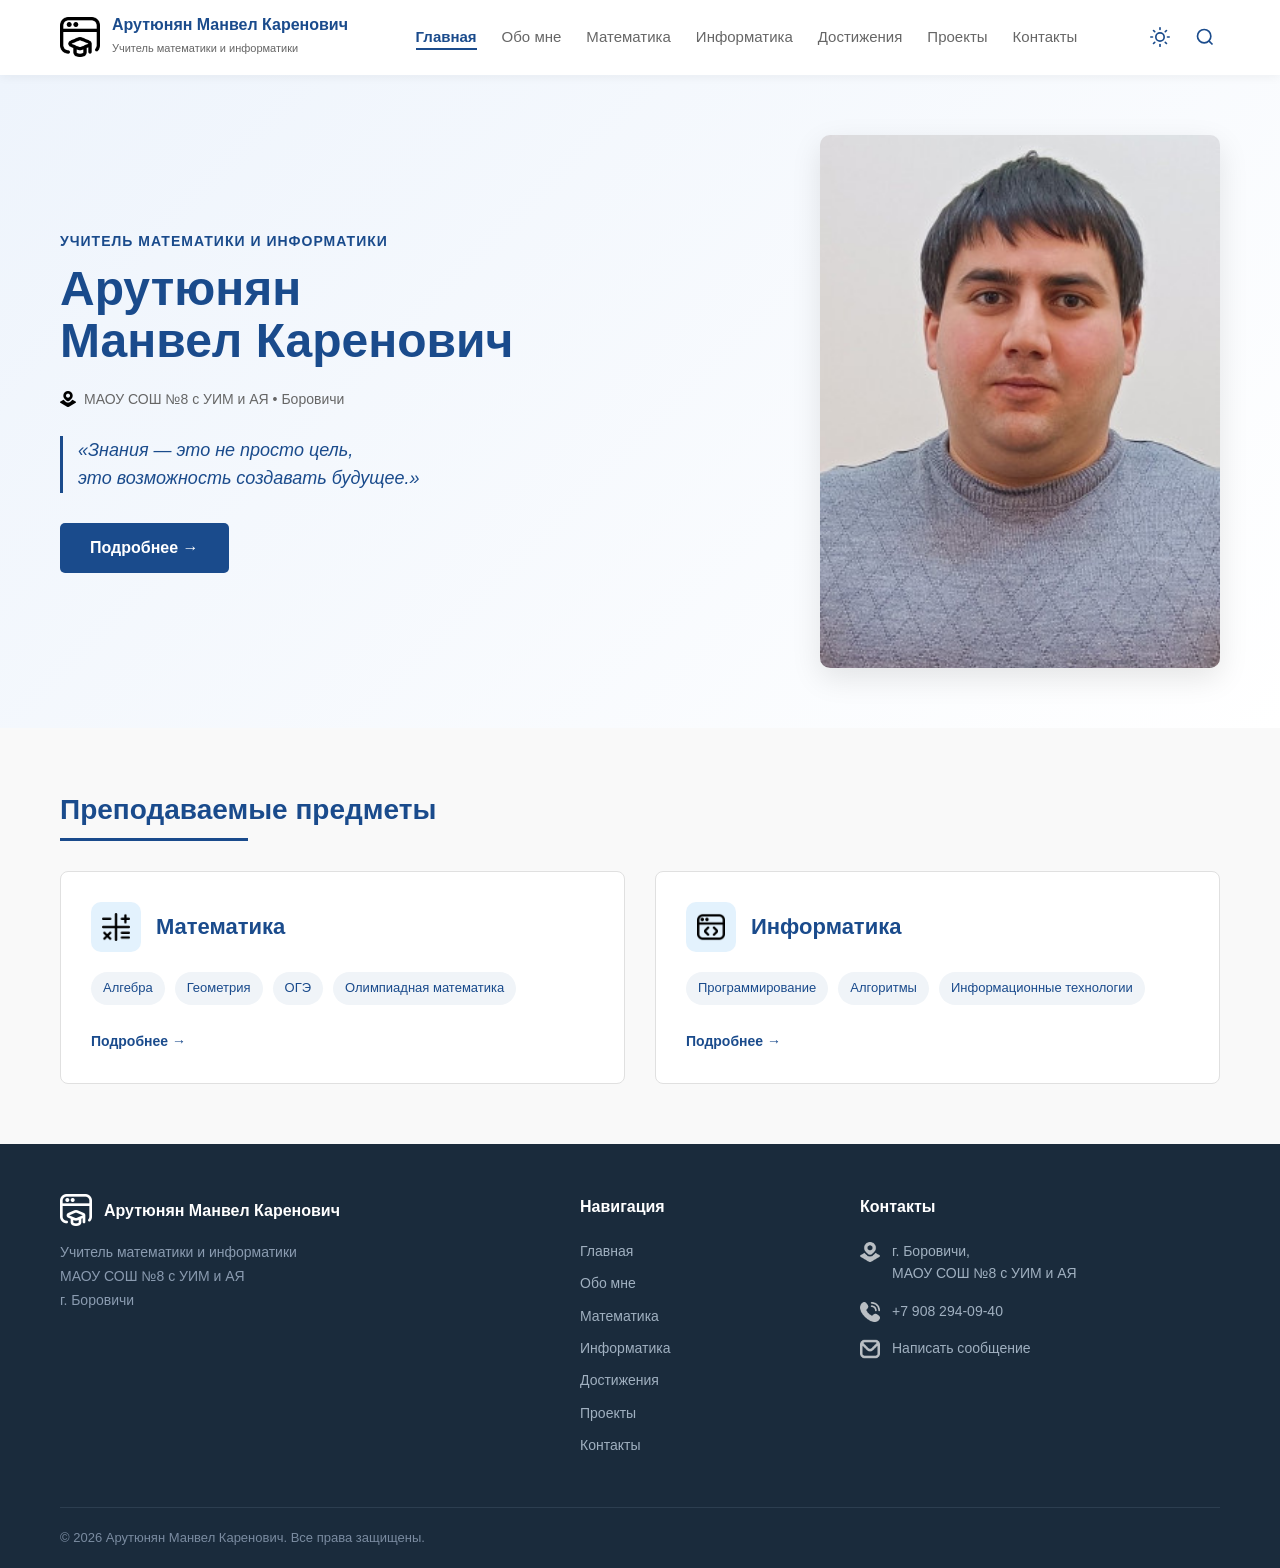
<file: index.html>
<!DOCTYPE html>
<html lang="ru">
<head>
    <meta charset="UTF-8">
    <meta name="viewport" content="width=device-width, initial-scale=1.0">
    <title>Арутюнян Манвел Каренович | Главная</title>
    <link rel="stylesheet" href="css/reset.css">
    <link rel="stylesheet" href="css/variables.css">
    <link rel="stylesheet" href="css/main.css">
    <link rel="stylesheet" href="css/components.css">
    <link rel="stylesheet" href="css/theme-dark.css">
    <link rel="stylesheet" href="css/layout.css">
</head>
<body>

    <div id="header-placeholder"></div>

    <main>
        <section class="hero">
            <div class="container hero__inner">
                <div class="hero__content">
                    <div class="hero__subtitle">Учитель математики и информатики</div>
                    <h1 class="hero__title">Арутюнян<br>Манвел Каренович</h1>
                    <div class="hero__location">
                        <img src="assets/images/icon-location.png" alt="" class="hero__location-icon">
                        МАОУ СОШ №8 с УИМ и АЯ • Боровичи
                    </div>
                    <blockquote class="hero__quote">
                        «Знания — это не просто цель,<br>это возможность создавать будущее.»
                    </blockquote>
                    <a href="about.html" class="btn btn--primary">Подробнее →</a>
                </div>
                <div class="hero__image-wrapper">
                    <img src="assets/images/teacher.jpg" alt="Арутюнян Манвел Каренович" class="hero__image">
                </div>
            </div>
        </section>

        <section class="section">
            <div class="container">
                <h2 class="section__title">Преподаваемые предметы</h2>
                <div class="grid grid--2-cols">
                    <article class="card subject-card">
                        <div class="subject-card__header">
                            <div class="subject-card__icon">
                                <img src="assets/images/icon-math.png" alt="">
                            </div>
                            <h3 class="subject-card__title">Математика</h3>
                        </div>
                        <div class="tags">
                            <span class="tag">Алгебра</span>
                            <span class="tag">Геометрия</span>
                            <span class="tag">ОГЭ</span>
                            <span class="tag">Олимпиадная математика</span>
                        </div>
                        <a href="mathematics.html" class="link-arrow">Подробнее →</a>
                    </article>

                    <article class="card subject-card">
                        <div class="subject-card__header">
                            <div class="subject-card__icon">
                                <img src="assets/images/icon-informatics.png" alt="">
                            </div>
                            <h3 class="subject-card__title">Информатика</h3>
                        </div>
                        <div class="tags">
                            <span class="tag">Программирование</span>
                            <span class="tag">Алгоритмы</span>
                            <span class="tag">Информационные технологии</span>
                        </div>
                        <a href="informatics.html" class="link-arrow">Подробнее →</a>
                    </article>
                </div>
            </div>
        </section>
    </main>

    <div id="footer-placeholder"></div>

    <script src="js/main.js"></script>
</body>
</html>
</file>
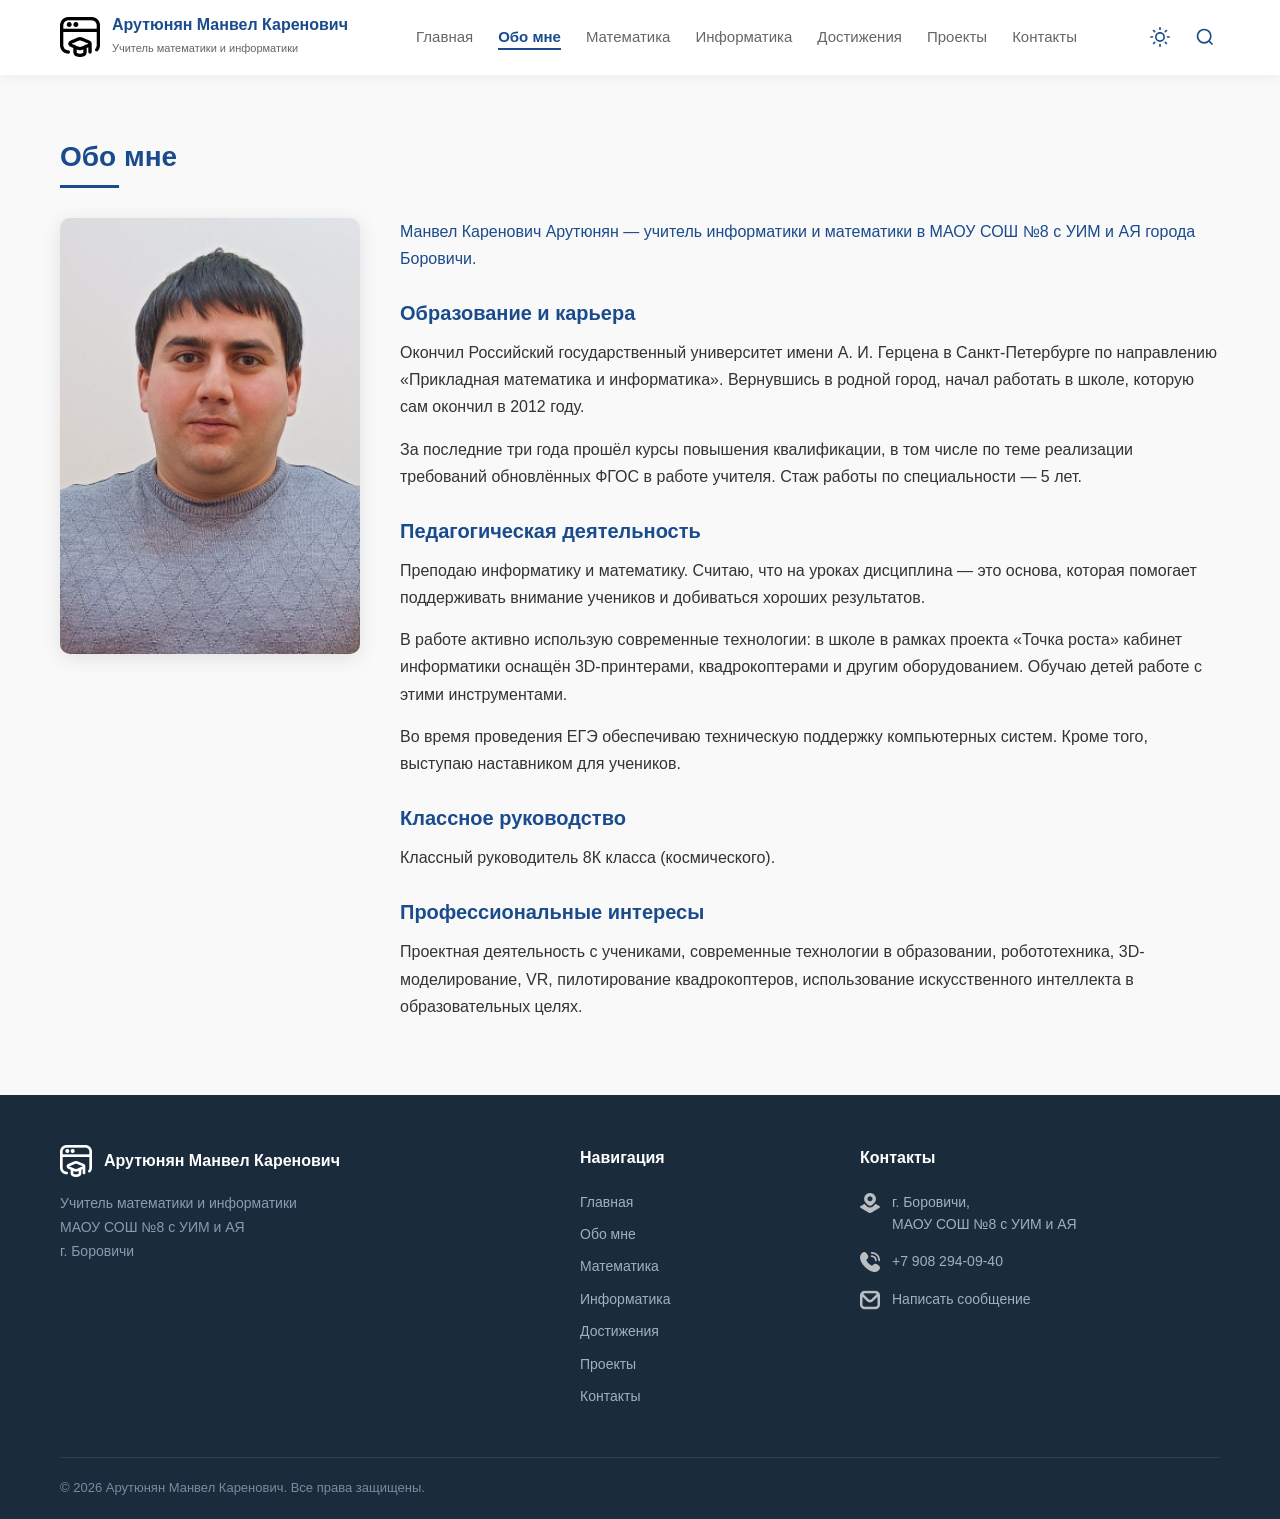
<file: about.html>
<!DOCTYPE html>
<html lang="ru">
<head>
    <meta charset="UTF-8">
    <meta name="viewport" content="width=device-width, initial-scale=1.0">
    <title>Обо мне | Арутюнян М.К.</title>
    <link rel="stylesheet" href="css/reset.css">
    <link rel="stylesheet" href="css/variables.css">
    <link rel="stylesheet" href="css/main.css">
    <link rel="stylesheet" href="css/components.css">
    <link rel="stylesheet" href="css/theme-dark.css">
    <link rel="stylesheet" href="css/layout.css">
</head>
<body>

    <div id="header-placeholder"></div>

    <main>
        <section class="section">
            <div class="container">
                <h1 class="section__title">Обо мне</h1>

                <div class="about-grid">

                    <div class="about-photo">
                        <img src="assets/images/teacher.jpg" alt="Арутюнян Манвел Каренович">
                    </div>

                    <div class="about-content">
                        <p class="about-intro">
                            Манвел Каренович Арутюнян — учитель информатики и математики
                            в МАОУ СОШ №8 с УИМ и АЯ города Боровичи.
                        </p>

                        <h3 class="subsection-title">Образование и карьера</h3>
                        <p>
                            Окончил Российский государственный университет имени А. И. Герцена
                            в Санкт-Петербурге по направлению «Прикладная математика и информатика».
                            Вернувшись в родной город, начал работать в школе, которую сам окончил в 2012 году.
                        </p>
                        <p>
                            За последние три года прошёл курсы повышения квалификации, в том числе
                            по теме реализации требований обновлённых ФГОС в работе учителя.
                            Стаж работы по специальности — 5 лет.
                        </p>

                        <h3 class="subsection-title">Педагогическая деятельность</h3>
                        <p>
                            Преподаю информатику и математику. Считаю, что на уроках дисциплина —
                            это основа, которая помогает поддерживать внимание учеников и добиваться
                            хороших результатов.
                        </p>
                        <p>
                            В работе активно использую современные технологии: в школе в рамках проекта
                            «Точка роста» кабинет информатики оснащён 3D-принтерами, квадрокоптерами
                            и другим оборудованием. Обучаю детей работе с этими инструментами.
                        </p>
                        <p>
                            Во время проведения ЕГЭ обеспечиваю техническую поддержку компьютерных систем.
                            Кроме того, выступаю наставником для учеников.
                        </p>

                        <h3 class="subsection-title">Классное руководство</h3>
                        <p>
                            Классный руководитель 8К класса (космического).
                        </p>

                        <h3 class="subsection-title">Профессиональные интересы</h3>
                        <p>
                            Проектная деятельность с учениками, современные технологии в образовании,
                            робототехника, 3D-моделирование, VR, пилотирование квадрокоптеров,
                            использование искусственного интеллекта в образовательных целях.
                        </p>
                    </div>

                </div>
            </div>
        </section>
    </main>

    <div id="footer-placeholder"></div>

    <script src="js/main.js"></script>
</body>
</html>
</file>
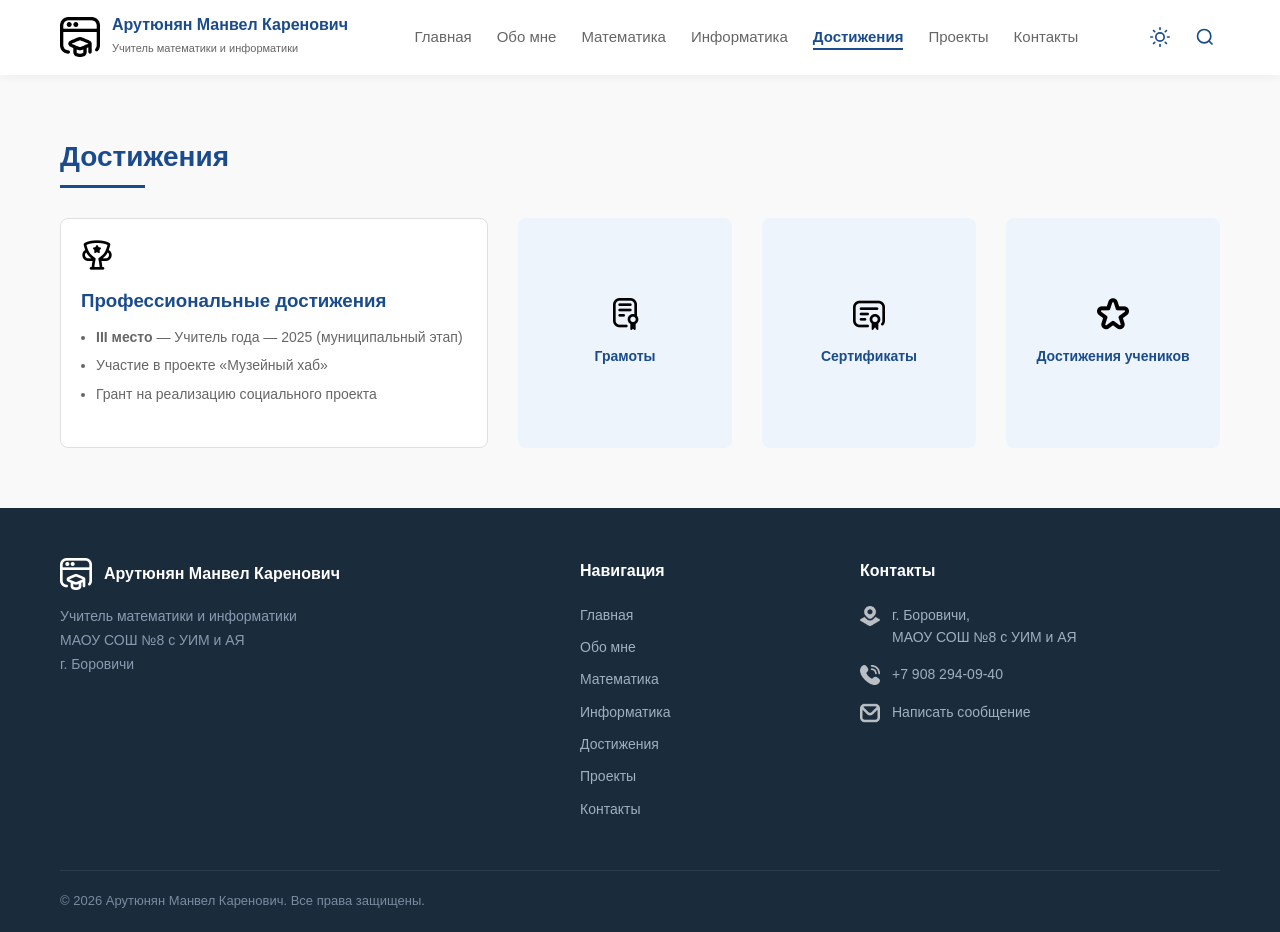
<file: achievements.html>
<!DOCTYPE html>
<html lang="ru">
<head>
    <meta charset="UTF-8">
    <meta name="viewport" content="width=device-width, initial-scale=1.0">
    <title>Достижения | Арутюнян М.К.</title>
    <link rel="stylesheet" href="css/reset.css">
    <link rel="stylesheet" href="css/variables.css">
    <link rel="stylesheet" href="css/main.css">
    <link rel="stylesheet" href="css/components.css">
    <link rel="stylesheet" href="css/theme-dark.css">
    <link rel="stylesheet" href="css/layout.css">
</head>
<body>

    <div id="header-placeholder"></div>

    <main>
        <section class="section">
            <div class="container">
                <h1 class="section__title">Достижения</h1>
                
                <div class="grid grid--achievements">
                    <article class="card achievement-card achievement-card--main">
                        <div class="achievement-card__icon">
                            <img src="assets/images/icon-trophy.png" alt="">
                        </div>
                        <h3 class="achievement-card__title">Профессиональные достижения</h3>
                        <ul class="achievement-list">
                            <li><strong>III место</strong> — Учитель года — 2025 (муниципальный этап)</li>
                            <li>Участие в проекте «Музейный хаб»</li>
                            <li>Грант на реализацию социального проекта</li>
                        </ul>
                    </article>

                    <a href="diplomas.html" class="card achievement-card achievement-card--link">
                        <div class="achievement-card__icon">
                            <img src="assets/images/icon-diploma.png" alt="">
                        </div>
                        <span class="achievement-card__label">Грамоты</span>
                    </a>

                    <a href="certificates.html" class="card achievement-card achievement-card--link">
                        <div class="achievement-card__icon">
                            <img src="assets/images/icon-certificate.png" alt="">
                        </div>
                        <span class="achievement-card__label">Сертификаты</span>
                    </a>

                    <a href="students.html" class="card achievement-card achievement-card--link">
                        <div class="achievement-card__icon">
                            <img src="assets/images/icon-star.png" alt="">
                        </div>
                        <span class="achievement-card__label">Достижения учеников</span>
                    </a>
                </div>
            </div>
        </section>
    </main>

    <div id="footer-placeholder"></div>

    <script src="js/main.js"></script>
</body>
</html>
</file>
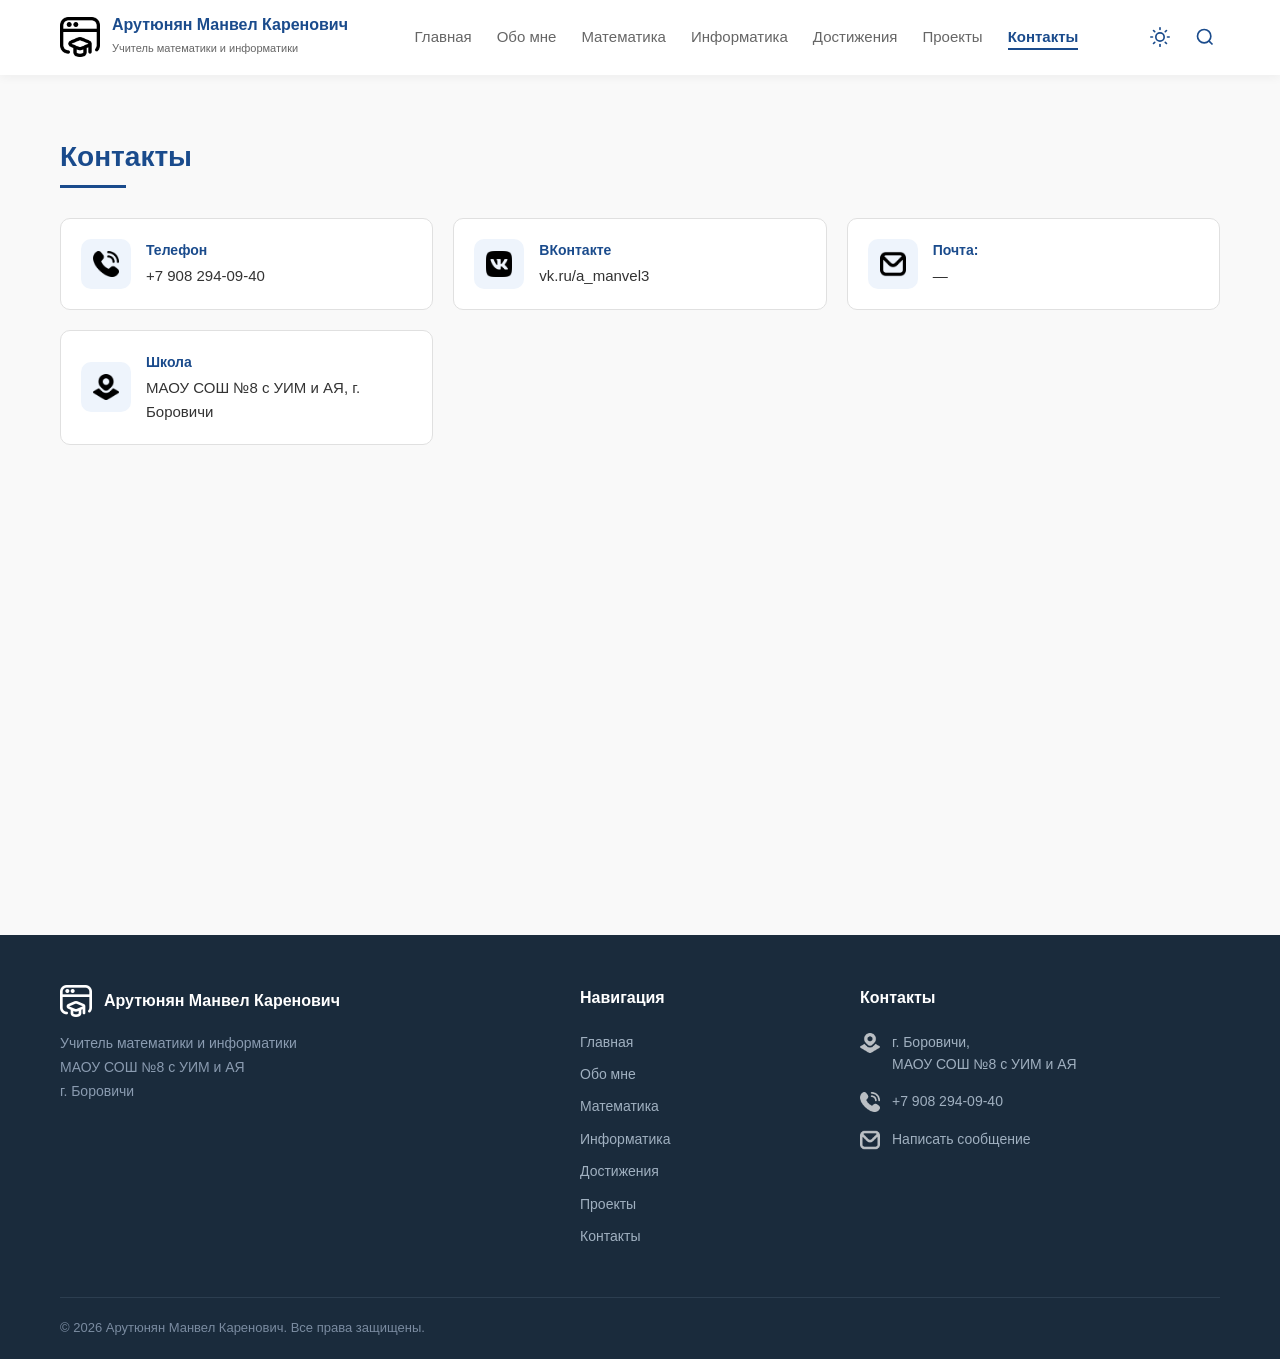
<file: contacts.html>
<!DOCTYPE html>
<html lang="ru">
<head>
    <meta charset="UTF-8">
    <meta name="viewport" content="width=device-width, initial-scale=1.0">
    <title>Контакты | Арутюнян М.К.</title>
    <link rel="stylesheet" href="css/reset.css">
    <link rel="stylesheet" href="css/variables.css">
    <link rel="stylesheet" href="css/main.css">
    <link rel="stylesheet" href="css/components.css">
    <link rel="stylesheet" href="css/theme-dark.css">
    <link rel="stylesheet" href="css/layout.css">
</head>
<body>

    <div id="header-placeholder"></div>

    <main>
        <section class="section">
            <div class="container">
                <h1 class="section__title">Контакты</h1>

                <div class="contacts-grid">

                    <a href="tel:+79082940940" class="contact-card">
                        <div class="contact-card__icon">
                            <img src="assets/images/icon-phone.png" alt="">
                        </div>
                        <div class="contact-card__body">
                            <strong>Телефон</strong>
                            <span>+7 908 294-09-40</span>
                        </div>
                    </a>

                    <a href="https://vk.ru/a_manvel3" target="_blank" rel="noopener" class="contact-card">
                        <div class="contact-card__icon">
                            <img src="assets/images/icon-vk.png" alt="">
                        </div>
                        <div class="contact-card__body">
                            <strong>ВКонтакте</strong>
                            <span>vk.ru/a_manvel3</span>
                        </div>
                    </a>

                    <div class="contact-card contact-card--static">
                        <div class="contact-card__icon">
                            <img src="assets/images/icon-mail.png" alt="">
                        </div>
                        <div class="contact-card__body">
                            <strong>Почта:</strong>
                            <span>—</span>
                        </div>
                    </div>

                    <div class="contact-card contact-card--static">
                        <div class="contact-card__icon">
                            <img src="assets/images/icon-location.png" alt="">
                        </div>
                        <div class="contact-card__body">
                            <strong>Школа</strong>
                            <span>МАОУ СОШ №8 с УИМ и АЯ, г. Боровичи</span>
                        </div>
                    </div>

                </div>

                <div class="contacts-map contacts-map--full">
                    <iframe 
                        src="https://yandex.ru/map-widget/v1/?ll=33.923435%2C58.389695&z=15&text=Боровичи%20школа%208" 
                        width="100%" 
                        height="400" 
                        frameborder="0" 
                        allowfullscreen="true">
                    </iframe>
                </div>
            </div>
        </section>
    </main>

    <div id="footer-placeholder"></div>

    <script src="js/main.js"></script>
</body>
</html>
</file>
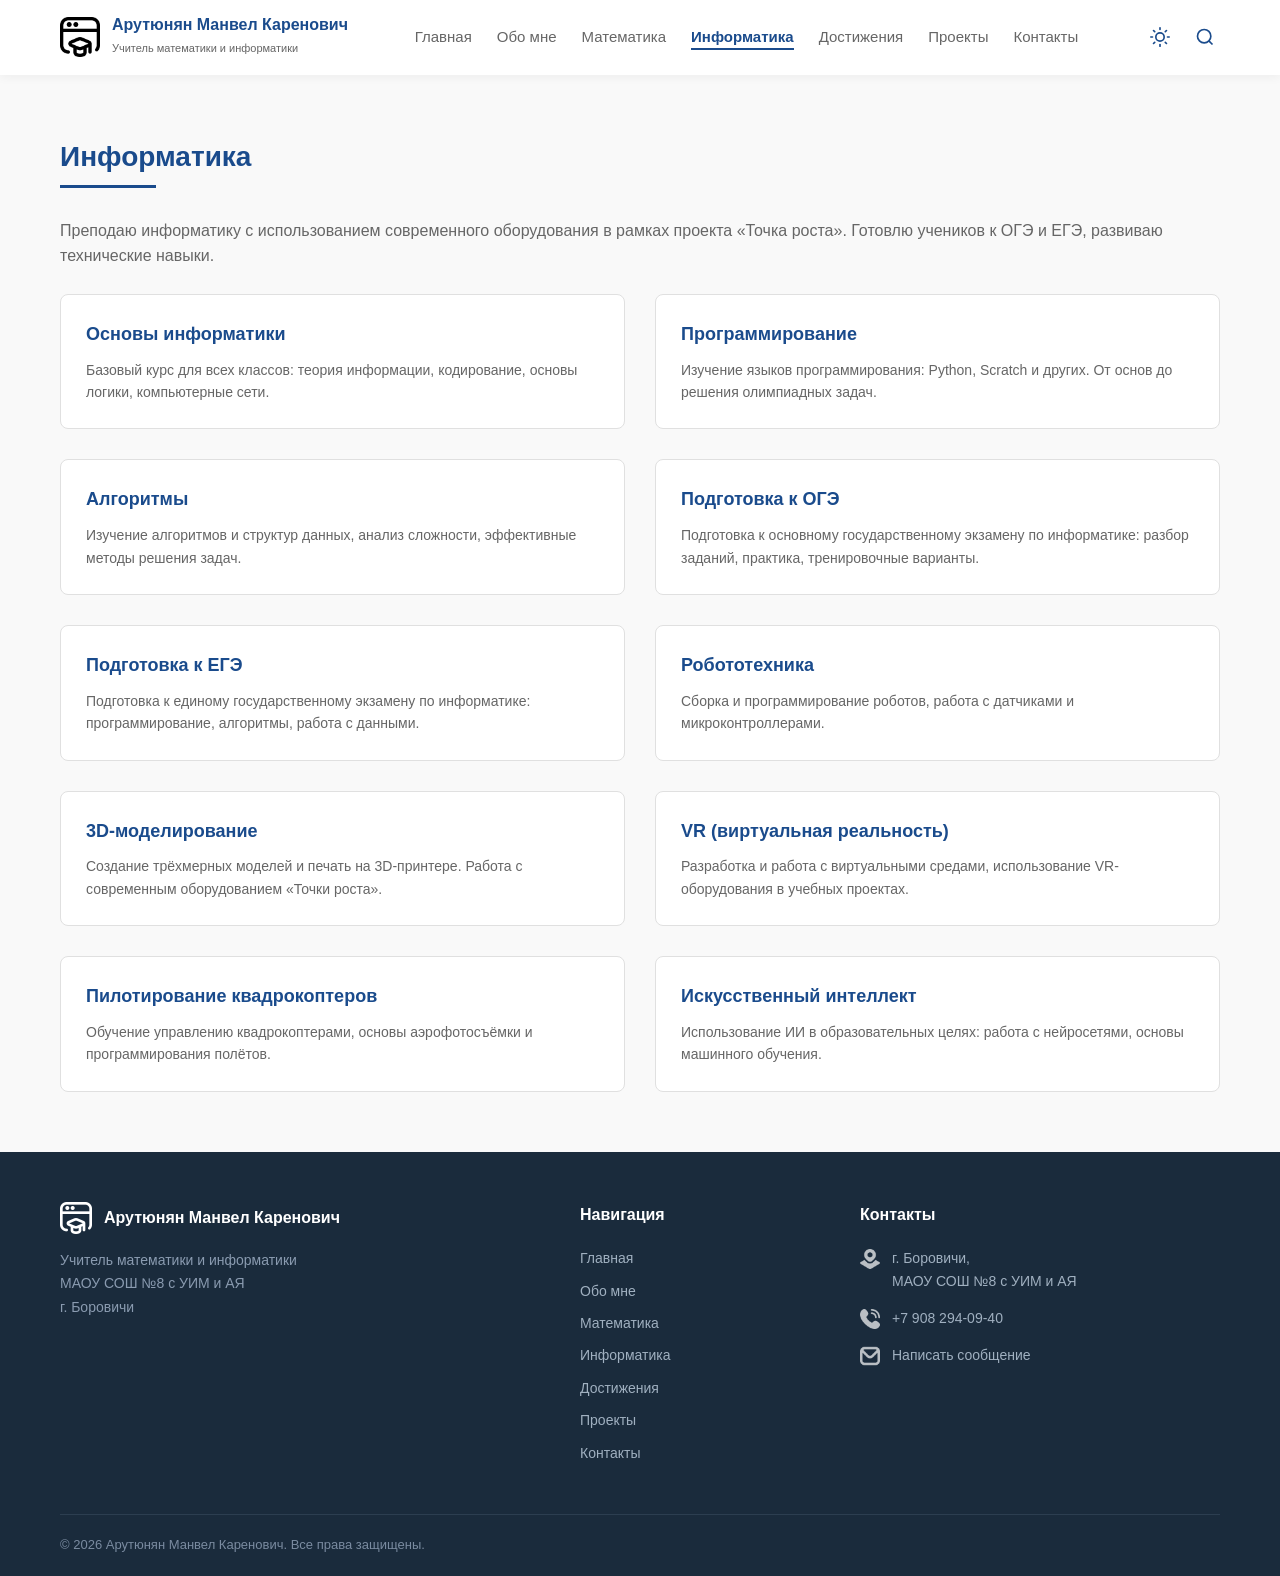
<file: informatics.html>
<!DOCTYPE html>
<html lang="ru">
<head>
    <meta charset="UTF-8">
    <meta name="viewport" content="width=device-width, initial-scale=1.0">
    <title>Информатика | Арутюнян М.К.</title>
    <link rel="stylesheet" href="css/reset.css">
    <link rel="stylesheet" href="css/variables.css">
    <link rel="stylesheet" href="css/main.css">
    <link rel="stylesheet" href="css/components.css">
    <link rel="stylesheet" href="css/theme-dark.css">
    <link rel="stylesheet" href="css/layout.css">
</head>
<body>

    <div id="header-placeholder"></div>

    <main>
        <section class="section">
            <div class="container">
                <h1 class="section__title">Информатика</h1>

                <p class="section__intro">
                    Преподаю информатику с использованием современного оборудования
                    в рамках проекта «Точка роста». Готовлю учеников к ОГЭ и ЕГЭ,
                    развиваю технические навыки.
                </p>

                <div class="grid grid--2-cols">

                    <div class="card info-card">
                        <h3>Основы информатики</h3>
                        <p>
                            Базовый курс для всех классов: теория информации, кодирование,
                            основы логики, компьютерные сети.
                        </p>
                    </div>

                    <div class="card info-card">
                        <h3>Программирование</h3>
                        <p>
                            Изучение языков программирования: Python, Scratch и других.
                            От основ до решения олимпиадных задач.
                        </p>
                    </div>

                    <div class="card info-card">
                        <h3>Алгоритмы</h3>
                        <p>
                            Изучение алгоритмов и структур данных, анализ сложности,
                            эффективные методы решения задач.
                        </p>
                    </div>

                    <div class="card info-card">
                        <h3>Подготовка к ОГЭ</h3>
                        <p>
                            Подготовка к основному государственному экзамену по информатике:
                            разбор заданий, практика, тренировочные варианты.
                        </p>
                    </div>

                    <div class="card info-card">
                        <h3>Подготовка к ЕГЭ</h3>
                        <p>
                            Подготовка к единому государственному экзамену по информатике:
                            программирование, алгоритмы, работа с данными.
                        </p>
                    </div>

                    <div class="card info-card">
                        <h3>Робототехника</h3>
                        <p>
                            Сборка и программирование роботов, работа с датчиками
                            и микроконтроллерами.
                        </p>
                    </div>

                    <div class="card info-card">
                        <h3>3D-моделирование</h3>
                        <p>
                            Создание трёхмерных моделей и печать на 3D-принтере.
                            Работа с современным оборудованием «Точки роста».
                        </p>
                    </div>

                    <div class="card info-card">
                        <h3>VR (виртуальная реальность)</h3>
                        <p>
                            Разработка и работа с виртуальными средами,
                            использование VR-оборудования в учебных проектах.
                        </p>
                    </div>

                    <div class="card info-card">
                        <h3>Пилотирование квадрокоптеров</h3>
                        <p>
                            Обучение управлению квадрокоптерами, основы аэрофотосъёмки
                            и программирования полётов.
                        </p>
                    </div>

                    <div class="card info-card">
                        <h3>Искусственный интеллект</h3>
                        <p>
                            Использование ИИ в образовательных целях: работа
                            с нейросетями, основы машинного обучения.
                        </p>
                    </div>

                </div>
            </div>
        </section>
    </main>

    <div id="footer-placeholder"></div>

    <script src="js/main.js"></script>
</body>
</html>
</file>
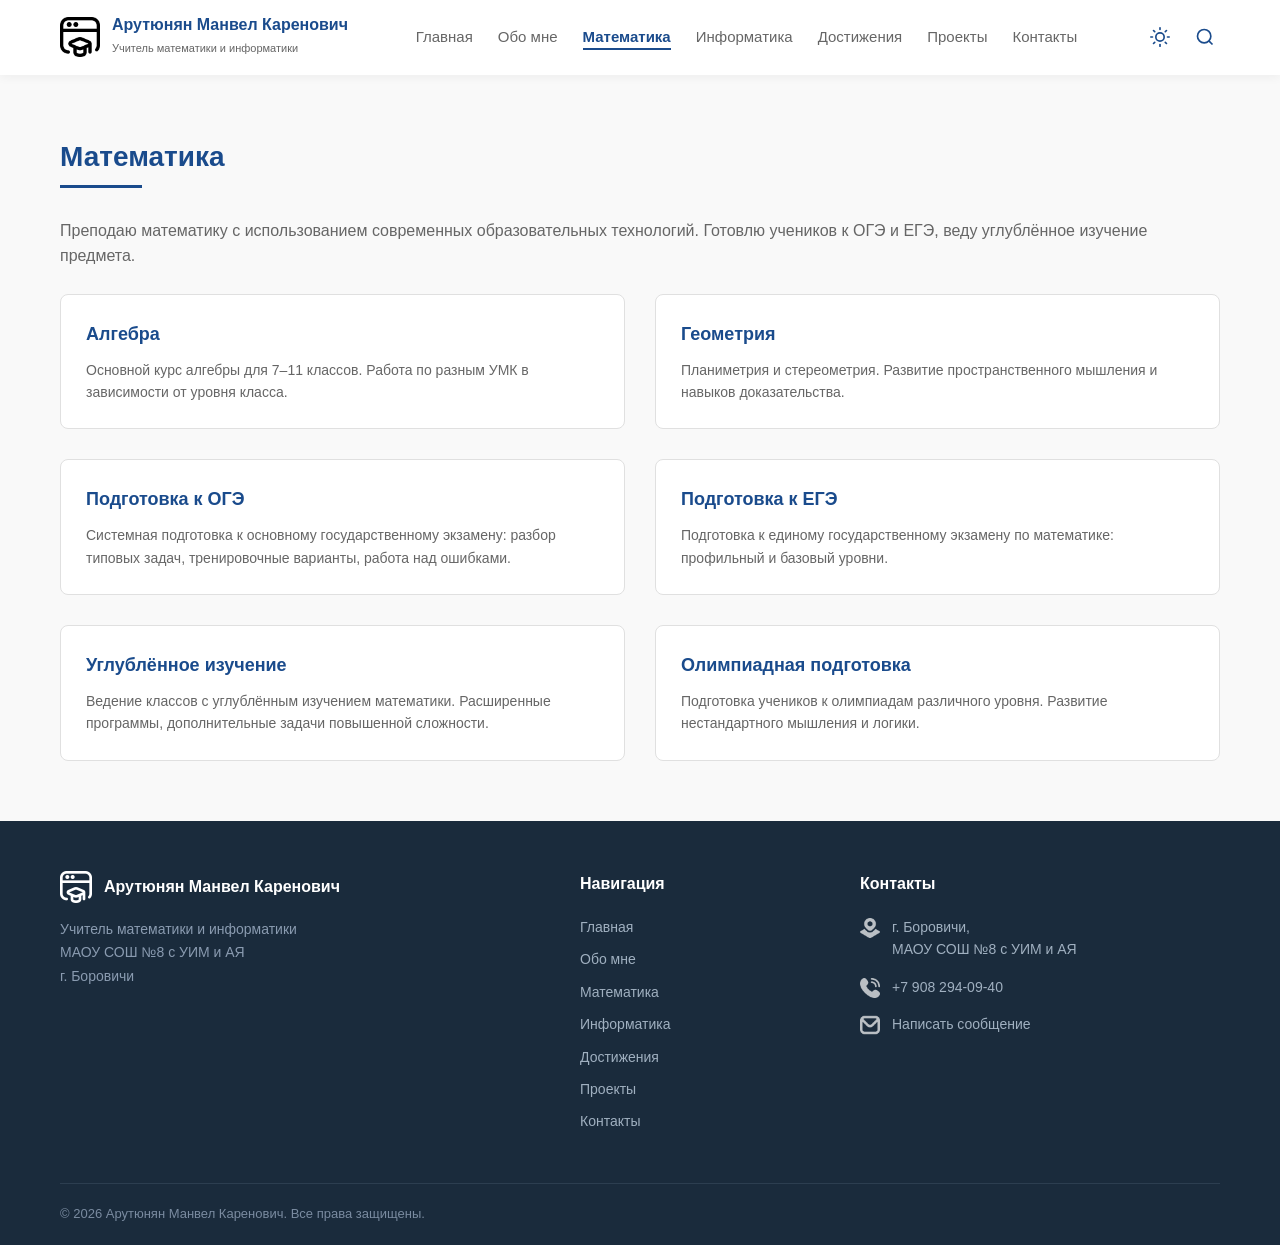
<file: mathematics.html>
<!DOCTYPE html>
<html lang="ru">
<head>
    <meta charset="UTF-8">
    <meta name="viewport" content="width=device-width, initial-scale=1.0">
    <title>Математика | Арутюнян М.К.</title>
    <link rel="stylesheet" href="css/reset.css">
    <link rel="stylesheet" href="css/variables.css">
    <link rel="stylesheet" href="css/main.css">
    <link rel="stylesheet" href="css/components.css">
    <link rel="stylesheet" href="css/theme-dark.css">
    <link rel="stylesheet" href="css/layout.css">
</head>
<body>

    <div id="header-placeholder"></div>

    <main>
        <section class="section">
            <div class="container">
                <h1 class="section__title">Математика</h1>

                <p class="section__intro">
                    Преподаю математику с использованием современных образовательных технологий.
                    Готовлю учеников к ОГЭ и ЕГЭ, веду углублённое изучение предмета.
                </p>

                <div class="grid grid--2-cols">

                    <div class="card info-card">
                        <h3>Алгебра</h3>
                        <p>
                            Основной курс алгебры для 7–11 классов. Работа по разным УМК
                            в зависимости от уровня класса.
                        </p>
                    </div>

                    <div class="card info-card">
                        <h3>Геометрия</h3>
                        <p>
                            Планиметрия и стереометрия. Развитие пространственного мышления
                            и навыков доказательства.
                        </p>
                    </div>

                    <div class="card info-card">
                        <h3>Подготовка к ОГЭ</h3>
                        <p>
                            Системная подготовка к основному государственному экзамену:
                            разбор типовых задач, тренировочные варианты, работа над ошибками.
                        </p>
                    </div>

                    <div class="card info-card">
                        <h3>Подготовка к ЕГЭ</h3>
                        <p>
                            Подготовка к единому государственному экзамену по математике:
                            профильный и базовый уровни.
                        </p>
                    </div>

                    <div class="card info-card">
                        <h3>Углублённое изучение</h3>
                        <p>
                            Ведение классов с углублённым изучением математики. Расширенные
                            программы, дополнительные задачи повышенной сложности.
                        </p>
                    </div>

                    <div class="card info-card">
                        <h3>Олимпиадная подготовка</h3>
                        <p>
                            Подготовка учеников к олимпиадам различного уровня.
                            Развитие нестандартного мышления и логики.
                        </p>
                    </div>

                </div>
            </div>
        </section>
    </main>

    <div id="footer-placeholder"></div>

    <script src="js/main.js"></script>
</body>
</html>
</file>
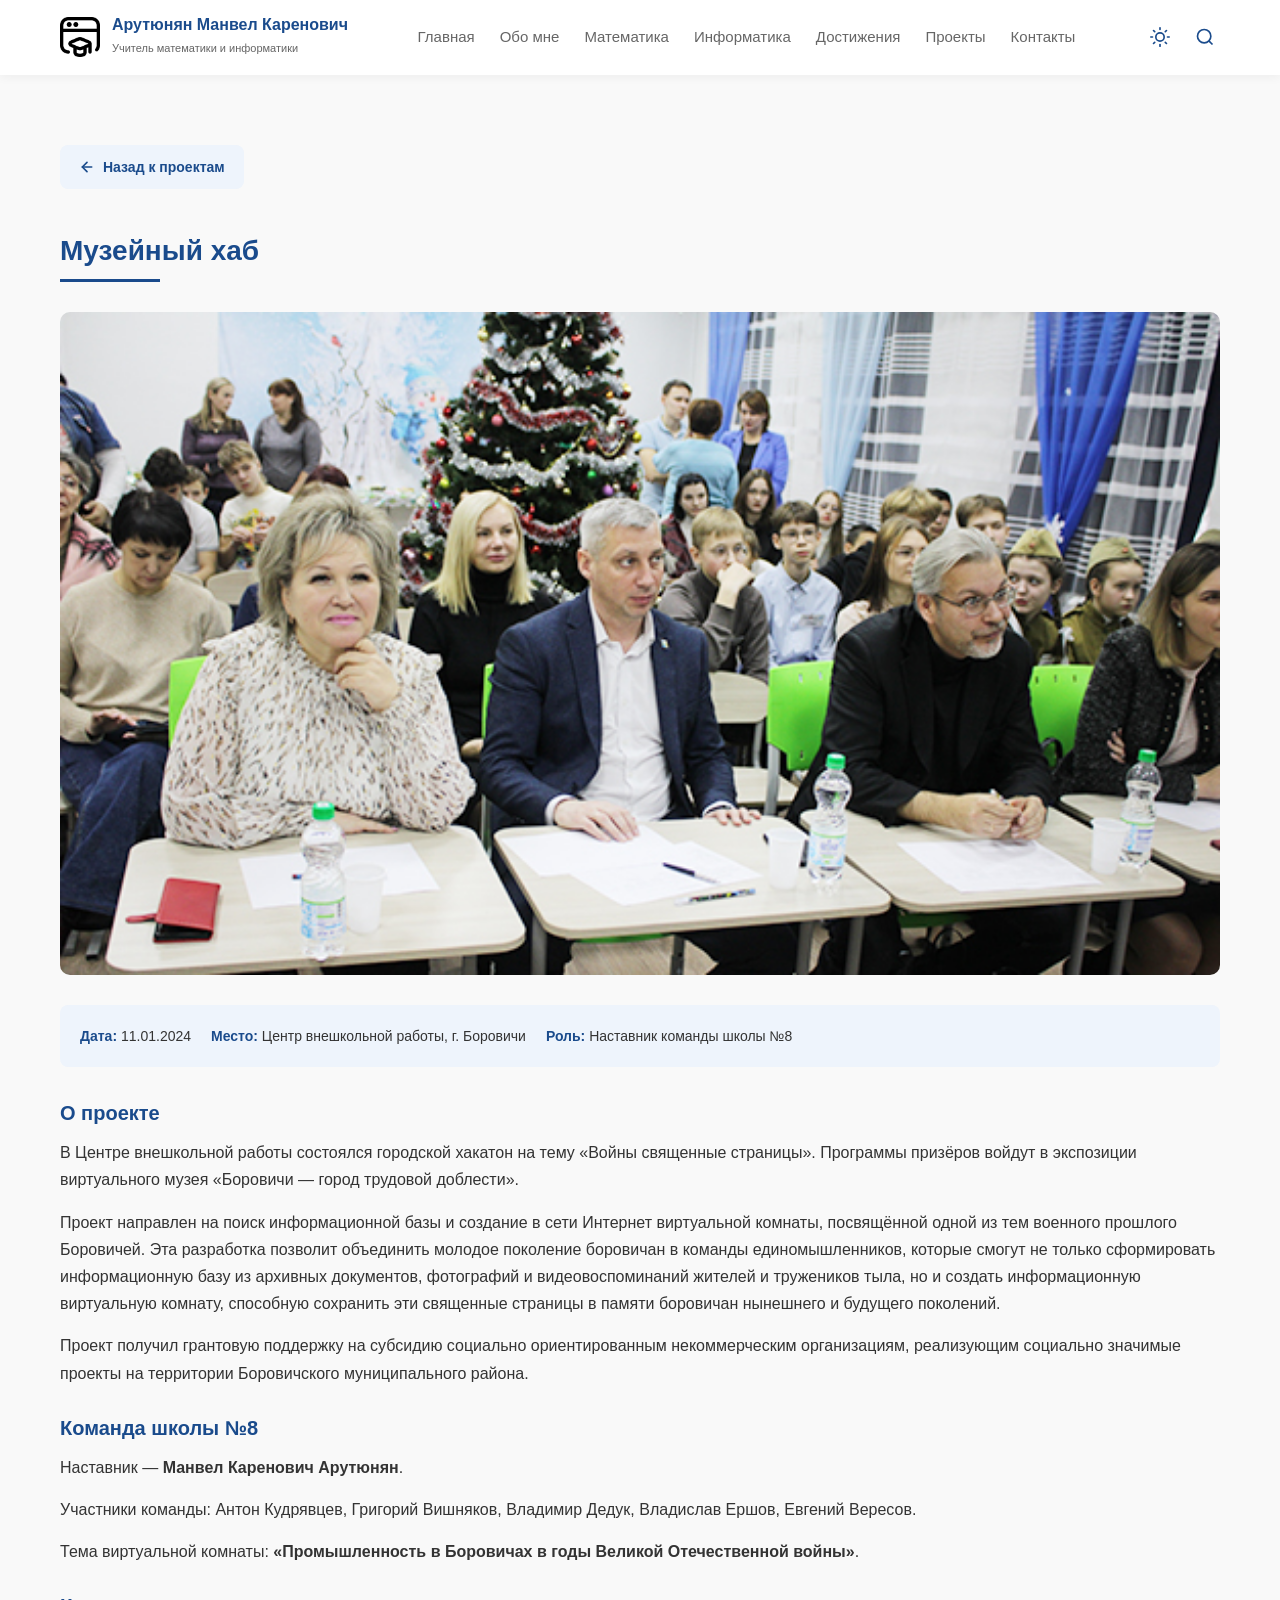
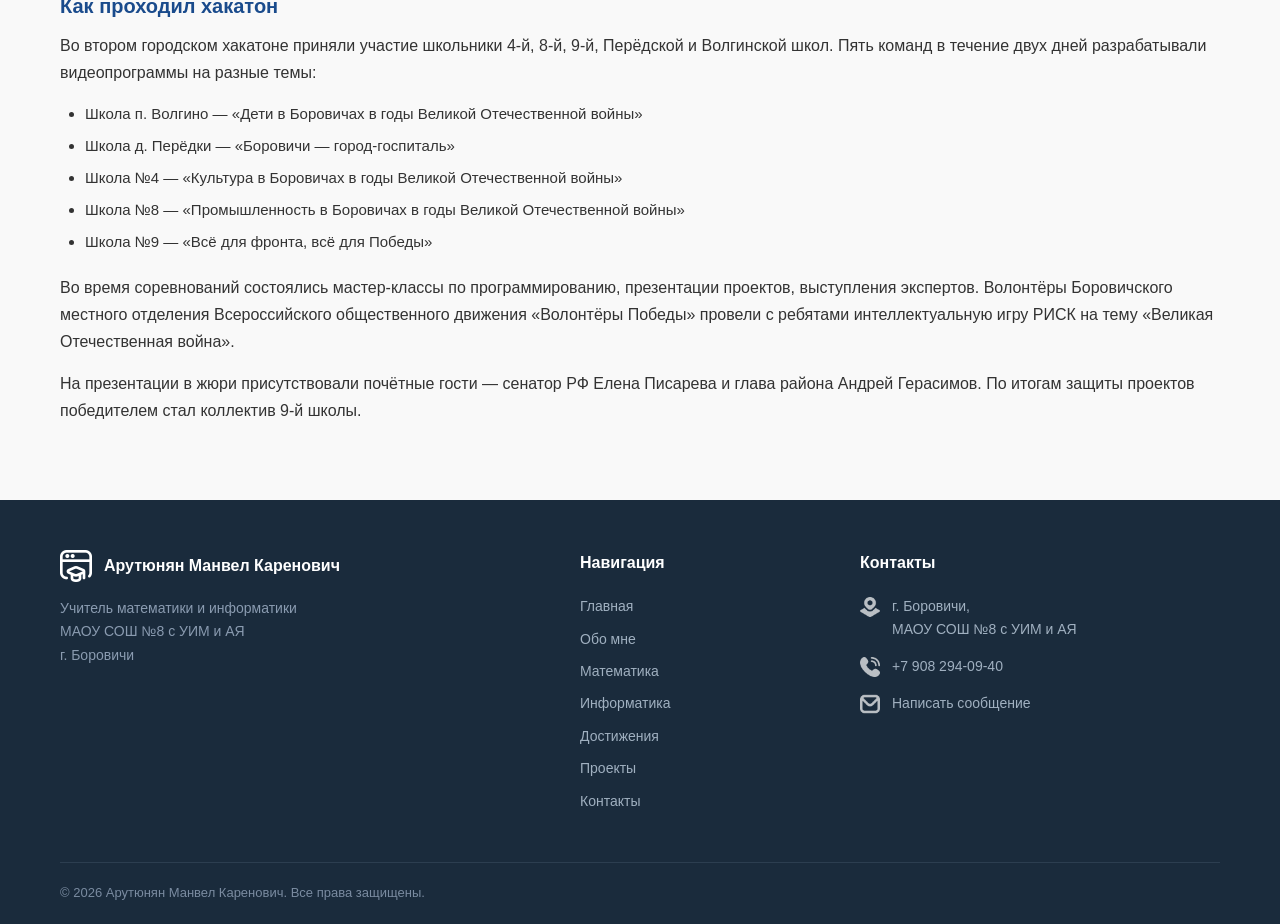
<file: project-museum.html>
<!DOCTYPE html>
<html lang="ru">
<head>
    <meta charset="UTF-8">
    <meta name="viewport" content="width=device-width, initial-scale=1.0">
    <title>Музейный хаб | Арутюнян М.К.</title>
    <link rel="stylesheet" href="css/reset.css">
    <link rel="stylesheet" href="css/variables.css">
    <link rel="stylesheet" href="css/main.css">
    <link rel="stylesheet" href="css/components.css">
    <link rel="stylesheet" href="css/theme-dark.css">
    <link rel="stylesheet" href="css/layout.css">
</head>
<body>

    <div id="header-placeholder"></div>

    <main>
        <section class="section">
            <div class="container">

                <div class="page-nav">
                    <a href="projects.html" class="back-link">Назад к проектам</a>
                </div>

                <h1 class="section__title">Музейный хаб</h1>

                <div class="project-hero">
                    <img src="assets/images/project-museum.jpg" alt="Музейный хаб">
                </div>

                <div class="project-content">

                    <div class="project-meta">
                        <span class="project-meta__item">
                            <strong>Дата:</strong> 11.01.2024
                        </span>
                        <span class="project-meta__item">
                            <strong>Место:</strong> Центр внешкольной работы, г. Боровичи
                        </span>
                        <span class="project-meta__item">
                            <strong>Роль:</strong> Наставник команды школы №8
                        </span>
                    </div>

                    <h3 class="subsection-title">О проекте</h3>
                    <p>
                        В Центре внешкольной работы состоялся городской хакатон на тему
                        «Войны священные страницы». Программы призёров войдут в экспозиции
                        виртуального музея «Боровичи — город трудовой доблести».
                    </p>
                    <p>
                        Проект направлен на поиск информационной базы и создание в сети Интернет
                        виртуальной комнаты, посвящённой одной из тем военного прошлого Боровичей.
                        Эта разработка позволит объединить молодое поколение боровичан в команды
                        единомышленников, которые смогут не только сформировать информационную базу
                        из архивных документов, фотографий и видеовоспоминаний жителей и тружеников тыла,
                        но и создать информационную виртуальную комнату, способную сохранить эти
                        священные страницы в памяти боровичан нынешнего и будущего поколений.
                    </p>
                    <p>
                        Проект получил грантовую поддержку на субсидию социально ориентированным
                        некоммерческим организациям, реализующим социально значимые проекты
                        на территории Боровичского муниципального района.
                    </p>

                    <h3 class="subsection-title">Команда школы №8</h3>
                    <p>
                        Наставник — <strong>Манвел Каренович Арутюнян</strong>.
                    </p>
                    <p>
                        Участники команды: Антон Кудрявцев, Григорий Вишняков, Владимир Дедук,
                        Владислав Ершов, Евгений Вересов.
                    </p>
                    <p>
                        Тема виртуальной комнаты: <strong>«Промышленность в Боровичах
                        в годы Великой Отечественной войны»</strong>.
                    </p>

                    <h3 class="subsection-title">Как проходил хакатон</h3>
                    <p>
                        Во втором городском хакатоне приняли участие школьники 4-й, 8-й, 9-й,
                        Перёдской и Волгинской школ. Пять команд в течение двух дней разрабатывали
                        видеопрограммы на разные темы:
                    </p>
                    <ul class="project-list">
                        <li>Школа п. Волгино — «Дети в Боровичах в годы Великой Отечественной войны»</li>
                        <li>Школа д. Перёдки — «Боровичи — город-госпиталь»</li>
                        <li>Школа №4 — «Культура в Боровичах в годы Великой Отечественной войны»</li>
                        <li>Школа №8 — «Промышленность в Боровичах в годы Великой Отечественной войны»</li>
                        <li>Школа №9 — «Всё для фронта, всё для Победы»</li>
                    </ul>
                    <p>
                        Во время соревнований состоялись мастер-классы по программированию,
                        презентации проектов, выступления экспертов. Волонтёры Боровичского местного
                        отделения Всероссийского общественного движения «Волонтёры Победы» провели
                        с ребятами интеллектуальную игру РИСК на тему «Великая Отечественная война».
                    </p>
                    <p>
                        На презентации в жюри присутствовали почётные гости — сенатор РФ Елена Писарева
                        и глава района Андрей Герасимов. По итогам защиты проектов победителем
                        стал коллектив 9-й школы.
                    </p>

                </div>

            </div>
        </section>
    </main>

    <div id="footer-placeholder"></div>

    <script src="js/main.js"></script>
</body>
</html>
</file>
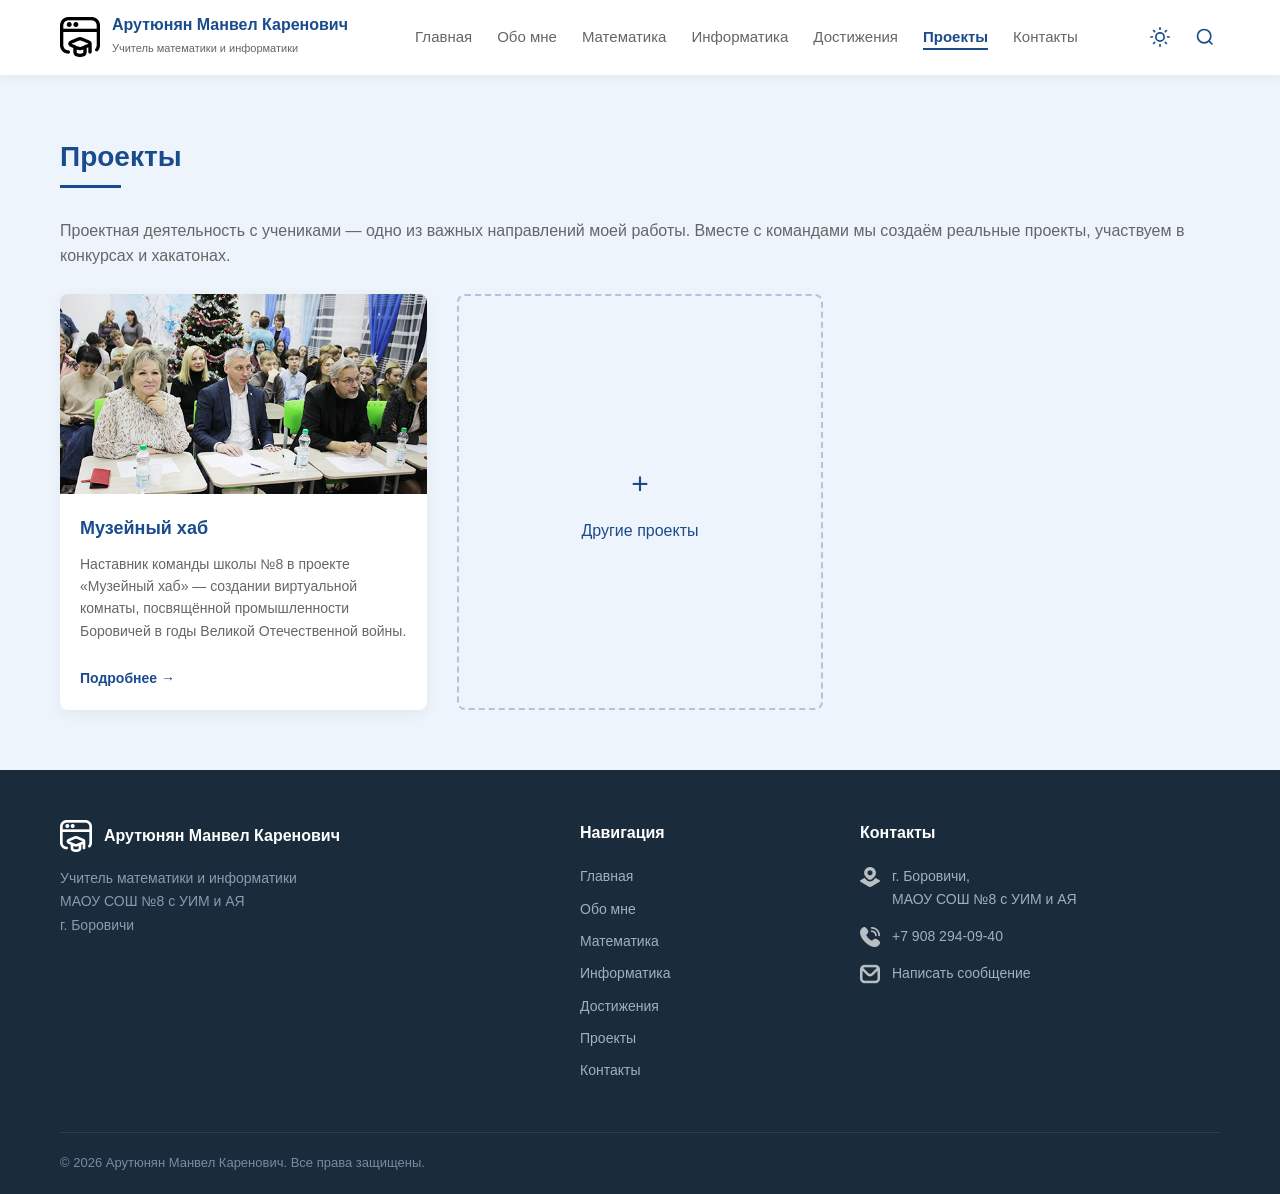
<file: projects.html>
<!DOCTYPE html>
<html lang="ru">
<head>
    <meta charset="UTF-8">
    <meta name="viewport" content="width=device-width, initial-scale=1.0">
    <title>Проекты | Арутюнян М.К.</title>
    <link rel="stylesheet" href="css/reset.css">
    <link rel="stylesheet" href="css/variables.css">
    <link rel="stylesheet" href="css/main.css">
    <link rel="stylesheet" href="css/components.css">
    <link rel="stylesheet" href="css/theme-dark.css">
    <link rel="stylesheet" href="css/layout.css">
</head>
<body>

    <div id="header-placeholder"></div>

    <main>
        <section class="section section--gray">
            <div class="container">
                <h1 class="section__title">Проекты</h1>

                <p class="section__intro">
                    Проектная деятельность с учениками — одно из важных направлений моей работы.
                    Вместе с командами мы создаём реальные проекты, участвуем в конкурсах и хакатонах.
                </p>

                <div class="grid grid--projects">

                    <!-- Проект: Музейный хаб -->
                    <a href="project-museum.html" class="card project-card">
                        <div class="project-card__image">
                            <img src="assets/images/project-museum.jpg" alt="Музейный хаб">
                        </div>
                        <div class="project-card__body">
                            <h3 class="project-card__title">Музейный хаб</h3>
                            <p class="project-card__desc">
                                Наставник команды школы №8 в проекте «Музейный хаб» — создании виртуальной
                                комнаты, посвящённой промышленности Боровичей в годы Великой Отечественной войны.
                            </p>
                            <span class="link-arrow">Подробнее →</span>
                        </div>
                    </a>

                    <!-- Другие проекты (ведёт на soon.html) -->
                    <a href="soon.html" class="card project-card project-card--empty">
                        <div class="project-card__placeholder">
                            <span>+</span>
                            <p>Другие проекты</p>
                        </div>
                    </a>

                </div>
            </div>
        </section>
    </main>

    <div id="footer-placeholder"></div>

    <script src="js/main.js"></script>
</body>
</html>
</file>
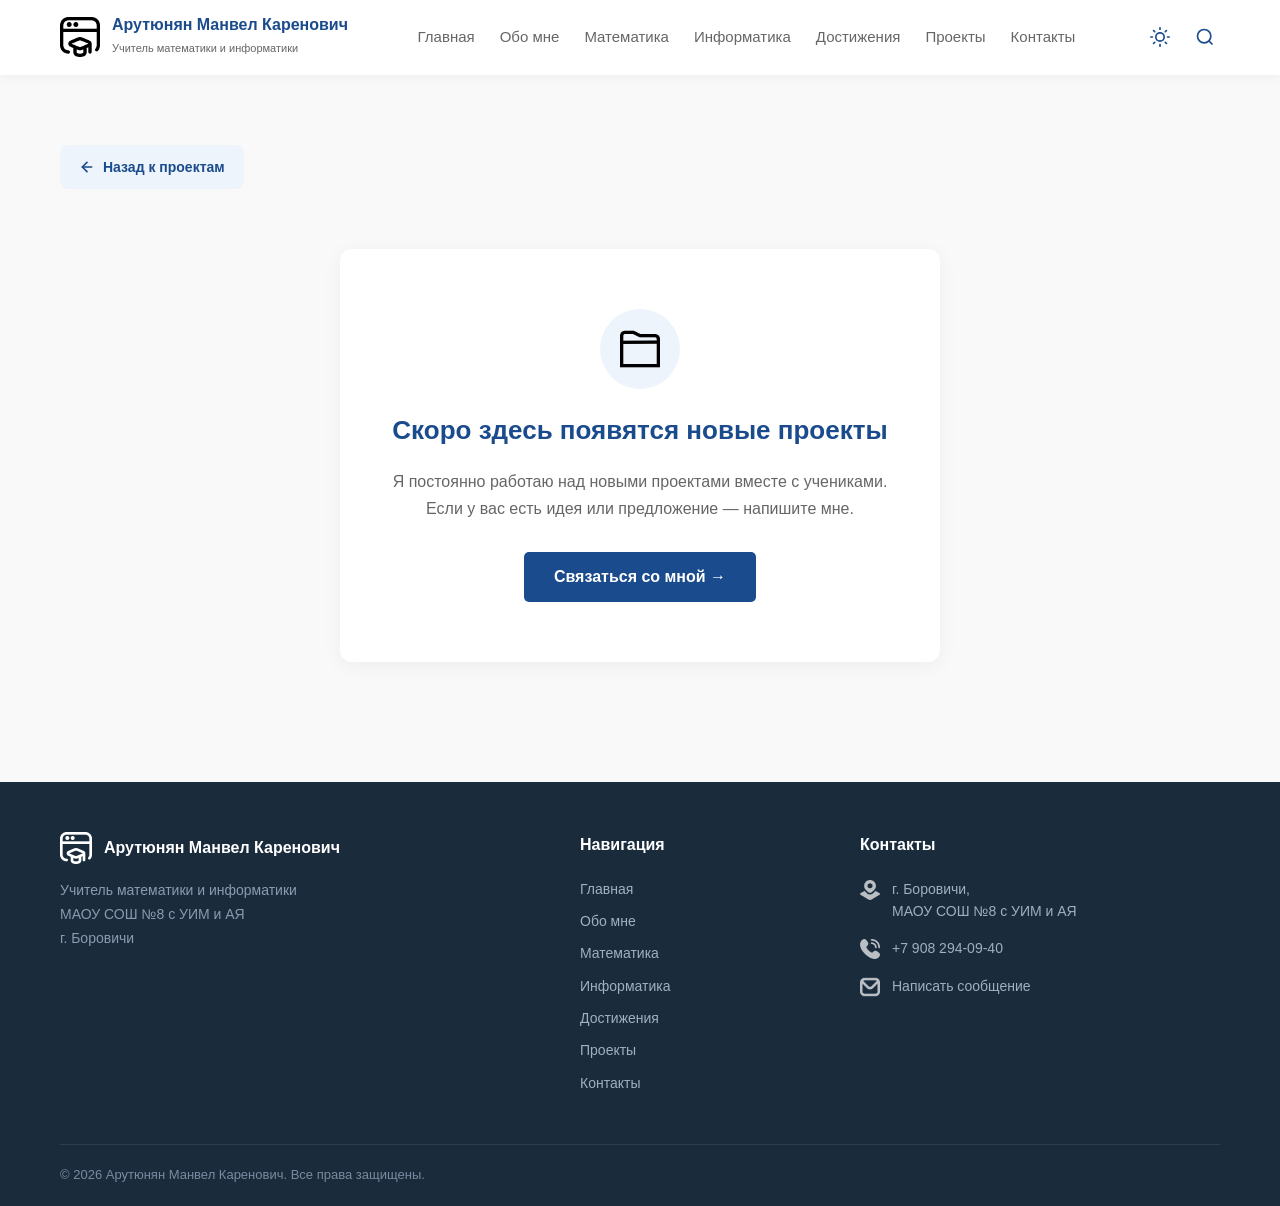
<file: soon.html>
<!DOCTYPE html>
<html lang="ru">
<head>
    <meta charset="UTF-8">
    <meta name="viewport" content="width=device-width, initial-scale=1.0">
    <title>Скоро | Арутюнян М.К.</title>
    <link rel="stylesheet" href="css/reset.css">
    <link rel="stylesheet" href="css/variables.css">
    <link rel="stylesheet" href="css/main.css">
    <link rel="stylesheet" href="css/components.css">
    <link rel="stylesheet" href="css/theme-dark.css">
    <link rel="stylesheet" href="css/layout.css">
</head>
<body>

    <div id="header-placeholder"></div>

    <main>
        <section class="section">
            <div class="container">

                <div class="page-nav">
                    <a href="projects.html" class="back-link">Назад к проектам</a>
                </div>

                <div class="soon-block">
                    <div class="soon-block__icon">
                        <img src="assets/images/icon-project.png" alt="">
                    </div>
                    <h1 class="soon-block__title">Скоро здесь появятся новые проекты</h1>
                    <p class="soon-block__text">
                        Я постоянно работаю над новыми проектами вместе с учениками.
                        Если у вас есть идея или предложение — напишите мне.
                    </p>
                    <a href="contacts.html" class="btn btn--primary">Связаться со мной →</a>
                </div>

            </div>
        </section>
    </main>

    <div id="footer-placeholder"></div>

    <script src="js/main.js"></script>
</body>
</html>
</file>
<file: css/variables.css>
:root {
    /* Цвета */
    --color-primary: #1a4b8c;
    --color-primary-light: #eef4fc;
    --color-accent: #2c6ecb;
    --color-text-dark: #333333;
    --color-text-gray: #666666;
    --color-white: #ffffff;
    --color-bg-gray: #f9f9f9;
    --color-border: #e0e0e0;

    /* Типографика */
    --font-main: 'Segoe UI', Tahoma, Geneva, Verdana, sans-serif;
    
    /* Отступы */
    --container-width: 1200px;
    --gap: 30px;
    --section-padding: 60px 0;
}
</file>
<file: css/main.css>
body {
    font-family: var(--font-main);
    color: var(--color-text-dark);
    line-height: 1.6;
    background-color: var(--color-bg-gray);
}

.container {
    max-width: var(--container-width);
    margin: 0 auto;
    padding: 0 20px;
}

.section {
    padding: var(--section-padding);
}

.section--gray {
    background-color: var(--color-primary-light);
}

.section__title {
    font-size: 28px;
    color: var(--color-primary);
    margin-bottom: 30px;
    position: relative;
    display: inline-block;
}

.section__title::after {
    content: '';
    display: block;
    width: 50%;
    height: 3px;
    background: var(--color-primary);
    margin-top: 5px;
}

.section__intro {
    font-size: 16px;
    color: var(--color-text-gray);
    margin-bottom: 25px;
}

.link-arrow {
    color: var(--color-primary);
    font-weight: 600;
    font-size: 14px;
    display: inline-flex;
    align-items: center;
    gap: 5px;
    margin-top: 10px;
    transition: gap 0.3s;
}

.link-arrow:hover {
    gap: 10px;
}

/* Контент страницы "Обо мне" */
.about-content p {
    margin-bottom: 15px;
    font-size: 16px;
    line-height: 1.7;
}

.subsection-title {
    color: var(--color-primary);
    font-size: 20px;
    margin: 25px 0 10px;
}
</file>
<file: css/components.css>
/* ============================================
   КНОПКИ
   ============================================ */
.btn {
    display: inline-block;
    background: var(--color-primary);
    color: var(--color-white);
    padding: 12px 30px;
    border-radius: 5px;
    font-weight: 600;
    transition: background 0.3s;
    text-align: center;
}

.btn:hover {
    background: var(--color-accent);
}

.btn--small {
    padding: 8px 15px;
    font-size: 12px;
    position: absolute;
    bottom: 10px;
    right: 10px;
}

/* ============================================
   КАРТОЧКИ ПРЕДМЕТОВ
   ============================================ */
.subject-card {
    background: var(--color-white);
    border: 1px solid var(--color-border);
    border-radius: 8px;
    padding: 30px;
}

.subject-card__header {
    display: flex;
    align-items: center;
    gap: 15px;
    margin-bottom: 20px;
}

.subject-card__icon {
    width: 50px;
    height: 50px;
    background: #e3f2fd;
    border-radius: 10px;
    display: flex;
    align-items: center;
    justify-content: center;
    flex-shrink: 0;
}

.subject-card__icon img {
    width: 28px;
    height: 28px;
}

.subject-card__title {
    font-size: 22px;
    font-weight: 700;
    color: var(--color-primary);
}

/* ============================================
   ТЕГИ
   ============================================ */
.tags {
    display: flex;
    flex-wrap: wrap;
    gap: 10px;
    margin-bottom: 15px;
}

.tag {
    background: #f0f4f8;
    color: var(--color-primary);
    padding: 6px 12px;
    border-radius: 20px;
    font-size: 13px;
}

/* ============================================
   ИНФОРМАЦИОННЫЕ КАРТОЧКИ (математика / информатика)
   ============================================ */
.info-card {
    background: var(--color-white);
    border: 1px solid var(--color-border);
    border-radius: 8px;
    padding: 25px;
}

.info-card h3 {
    color: var(--color-primary);
    margin-bottom: 10px;
    font-size: 18px;
}

.info-card p {
    color: var(--color-text-gray);
    font-size: 14px;
    line-height: 1.6;
}

/* ============================================
   КАРТОЧКИ ПРОЕКТОВ
   ============================================ */
.project-card {
    background: var(--color-white);
    border-radius: 8px;
    overflow: hidden;
    box-shadow: 0 4px 15px rgba(0,0,0,0.05);
    transition: transform 0.3s, box-shadow 0.3s;
    display: flex;
    flex-direction: column;
    text-decoration: none;
    color: inherit;
}

.project-card:hover {
    transform: translateY(-5px);
    box-shadow: 0 8px 25px rgba(0,0,0,0.1);
}

.project-card__image img {
    width: 100%;
    height: 200px;
    object-fit: cover;
    display: block;
}

.project-card__body {
    padding: 20px;
    flex-grow: 1;
    display: flex;
    flex-direction: column;
}

.project-card__title {
    font-size: 18px;
    font-weight: 700;
    color: var(--color-primary);
    margin-bottom: 10px;
}

.project-card__desc {
    font-size: 14px;
    color: var(--color-text-gray);
    margin-bottom: 15px;
    flex-grow: 1;
    line-height: 1.6;
}

/* Карточка-заглушка "Другие проекты" */
.project-card--empty {
    border: 2px dashed #b0c4de;
    background: transparent;
    box-shadow: none;
    align-items: center;
    justify-content: center;
    min-height: 300px;
}

a.project-card--empty {
    display: flex;
    align-items: center;
    justify-content: center;
    color: inherit;
    cursor: pointer;
}

.project-card--empty:hover {
    background: var(--color-primary-light);
    transform: translateY(-3px);
    box-shadow: none;
}

.project-card__placeholder {
    text-align: center;
    color: var(--color-primary);
}

.project-card__placeholder span {
    font-size: 30px;
    display: block;
    margin-bottom: 10px;
}

/* ============================================
   КАРТОЧКИ ДОСТИЖЕНИЙ
   ============================================ */
.achievement-card {
    background: var(--color-white);
    border: 1px solid var(--color-border);
    border-radius: 8px;
    padding: 20px;
    display: flex;
    flex-direction: column;
}

.achievement-card__icon {
    margin-bottom: 15px;
}

.achievement-card__icon img {
    width: 32px;
    height: 32px;
}

.achievement-card__title {
    font-weight: 700;
    color: var(--color-primary);
    margin-bottom: 10px;
}

.achievement-list {
    font-size: 14px;
    color: var(--color-text-gray);
    padding-left: 15px;
    list-style: disc;
    margin-bottom: 15px;
    line-height: 1.7;
}

.achievement-list li {
    margin-bottom: 5px;
}

/* Ссылка-карточка (грамоты, сертификаты, достижения учеников) */
.achievement-card--link {
    align-items: center;
    justify-content: center;
    text-align: center;
    color: var(--color-primary);
    font-weight: 600;
    font-size: 14px;
    min-height: 150px;
    background: var(--color-primary-light);
    border: none;
    transition: background 0.3s, transform 0.3s;
    cursor: pointer;
    text-decoration: none;
}

.achievement-card--link:hover {
    background: #dce7f5;
    transform: translateY(-3px);
}

.achievement-card__label {
    color: var(--color-primary);
}

/* ============================================
   КАРТОЧКИ ДОКУМЕНТОВ (грамоты, сертификаты)
   ============================================ */
.document-card {
    background: var(--color-white);
    border-radius: 8px;
    overflow: hidden;
    box-shadow: 0 4px 15px rgba(0,0,0,0.05);
    transition: transform 0.3s;
}

.document-card:hover {
    transform: translateY(-5px);
}

.document-card__preview {
    width: 100%;
    height: 250px;
    overflow: hidden;
    background: var(--color-primary-light);
}

.document-card__preview img {
    width: 100%;
    height: 100%;
    object-fit: cover;
    display: block;
}

.document-card__body {
    padding: 20px;
}

.document-card__body h3 {
    color: var(--color-primary);
    margin-bottom: 8px;
    font-size: 16px;
}

.document-card__body p {
    color: var(--color-text-gray);
    font-size: 14px;
}

/* ============================================
   КОНТАКТЫ (старая версия — блок)
   ============================================ */
.contacts-block {
    display: flex;
    gap: 40px;
    background: var(--color-white);
    padding: 40px;
    border-radius: 10px;
    box-shadow: 0 4px 20px rgba(0,0,0,0.05);
    margin-bottom: 30px;
}

.contacts-info {
    flex: 1;
    display: flex;
    flex-direction: column;
    gap: 20px;
}

.contact-item {
    display: flex;
    gap: 15px;
    align-items: flex-start;
}

.contact-item__icon img {
    width: 24px;
    height: 24px;
    margin-top: 3px;
}

.contact-item__text strong {
    display: block;
    color: var(--color-primary);
    margin-bottom: 3px;
}

.contact-link {
    color: var(--color-primary);
    text-decoration: underline;
}

.contacts-map {
    border-radius: 8px;
    overflow: hidden;
    position: relative;
}

.contacts-map--full {
    width: 100%;
    height: 400px;
}

.contacts-map--full iframe {
    display: block;
    width: 100%;
    height: 100%;
    border: none;
}

/* ============================================
   КОНТАКТЫ (новая версия — карточки)
   ============================================ */
.contacts-grid {
    display: grid;
    grid-template-columns: repeat(auto-fit, minmax(280px, 1fr));
    gap: 20px;
    margin-bottom: 30px;
}

.contact-card {
    display: flex;
    align-items: center;
    gap: 15px;
    background: var(--color-white);
    padding: 20px;
    border-radius: 10px;
    border: 1px solid var(--color-border);
    transition: transform 0.3s, box-shadow 0.3s;
    text-decoration: none;
    color: inherit;
}

.contact-card:hover {
    transform: translateY(-3px);
    box-shadow: 0 6px 20px rgba(0,0,0,0.08);
    border-color: var(--color-primary);
}

.contact-card--static {
    cursor: default;
}

.contact-card--static:hover {
    transform: none;
    box-shadow: none;
    border-color: var(--color-border);
}

.contact-card__icon {
    width: 50px;
    height: 50px;
    background: var(--color-primary-light);
    border-radius: 10px;
    display: flex;
    align-items: center;
    justify-content: center;
    flex-shrink: 0;
}

.contact-card__icon img {
    width: 26px;
    height: 26px;
}

.contact-card__body {
    display: flex;
    flex-direction: column;
    min-width: 0;
}

.contact-card__body strong {
    color: var(--color-primary);
    font-size: 14px;
    margin-bottom: 3px;
}

.contact-card__body span {
    color: var(--color-text-dark);
    font-size: 15px;
    word-break: break-word;
}

/* ============================================
   ФУТЕР
   ============================================ */
.footer {
    background: #1a2b3c;
    color: #a0b0c0;
    padding: 50px 0 20px;
    font-size: 14px;
    margin-top: auto;
}

.footer__grid {
    display: grid;
    grid-template-columns: 2fr 1fr 1.5fr;
    gap: 40px;
    padding-bottom: 40px;
    border-bottom: 1px solid #2c3e50;
}

.footer__logo {
    display: flex;
    align-items: center;
    gap: 12px;
    margin-bottom: 15px;
}

.footer__logo-icon {
    width: 32px;
    height: 32px;
    filter: brightness(0) invert(1);
}

.footer__logo strong {
    color: var(--color-white);
    font-size: 16px;
}

.footer__desc {
    line-height: 1.7;
    color: #8a9bb0;
}

.footer__title {
    color: var(--color-white);
    font-size: 16px;
    margin-bottom: 20px;
    font-weight: 600;
}

.footer__nav li {
    margin-bottom: 10px;
}

.footer__nav a {
    color: #a0b0c0;
    transition: color 0.3s;
}

.footer__nav a:hover {
    color: var(--color-white);
}

.footer__contacts li {
    display: flex;
    gap: 12px;
    margin-bottom: 15px;
    align-items: flex-start;
    color: #a0b0c0;
}

.footer__icon {
    width: 20px;
    height: 20px;
    filter: brightness(0) invert(1) opacity(0.7);
    margin-top: 2px;
    flex-shrink: 0;
}

.footer__contacts a {
    color: #a0b0c0;
    transition: color 0.3s;
}

.footer__contacts a:hover {
    color: var(--color-white);
}

.footer__bottom {
    display: flex;
    justify-content: space-between;
    align-items: center;
    padding-top: 20px;
    font-size: 13px;
    color: #7a8ba0;
}

.footer__thanks {
    color: #a0b0c0;
}

/* ============================================
   АКТИВНАЯ ССЫЛКА В МЕНЮ
   ============================================ */
.nav__link--active {
    color: var(--color-primary);
    font-weight: 600;
    position: relative;
}

.nav__link--active::after {
    content: '';
    position: absolute;
    bottom: -5px;
    left: 0;
    width: 100%;
    height: 2px;
    background: var(--color-primary);
}

/* ============================================
   КНОПКА "НАЗАД"
   ============================================ */
.back-link {
    display: inline-flex;
    align-items: center;
    gap: 8px;
    color: var(--color-primary);
    background: var(--color-primary-light);
    font-size: 14px;
    font-weight: 600;
    padding: 10px 18px;
    border-radius: 8px;
    border: 1px solid transparent;
    transition: all 0.25s ease;
    text-decoration: none;
}

.back-link::before {
    content: '';
    display: inline-block;
    width: 16px;
    height: 16px;
    background-image: url("data:image/svg+xml;charset=utf-8,%3Csvg xmlns='http://www.w3.org/2000/svg' viewBox='0 0 24 24' fill='none' stroke='%231a4b8c' stroke-width='2.5' stroke-linecap='round' stroke-linejoin='round'%3E%3Cline x1='19' y1='12' x2='5' y2='12'/%3E%3Cpolyline points='12 19 5 12 12 5'/%3E%3C/svg%3E");
    background-repeat: no-repeat;
    background-position: center;
    background-size: contain;
    transition: transform 0.25s ease;
}

.back-link:hover {
    background: var(--color-primary);
    color: var(--color-white);
    border-color: var(--color-primary);
    box-shadow: 0 4px 12px rgba(26, 75, 140, 0.25);
}

.back-link:hover::before {
    transform: translateX(-3px);
    background-image: url("data:image/svg+xml;charset=utf-8,%3Csvg xmlns='http://www.w3.org/2000/svg' viewBox='0 0 24 24' fill='none' stroke='%23ffffff' stroke-width='2.5' stroke-linecap='round' stroke-linejoin='round'%3E%3Cline x1='19' y1='12' x2='5' y2='12'/%3E%3Cpolyline points='12 19 5 12 12 5'/%3E%3C/svg%3E");
}

/* Обёртка для кнопки "Назад" — изолирует отступы */
.page-nav {
    display: block;
    width: 100%;
    margin-bottom: 40px;
    padding-top: 10px;
}

/* ============================================
   СТРАНИЦА "СКОРО"
   ============================================ */
.soon-block {
    max-width: 600px;
    margin: 60px auto;
    text-align: center;
    background: var(--color-white);
    padding: 60px 40px;
    border-radius: 12px;
    box-shadow: 0 4px 20px rgba(0,0,0,0.05);
}

.soon-block__icon {
    width: 80px;
    height: 80px;
    margin: 0 auto 25px;
    background: var(--color-primary-light);
    border-radius: 50%;
    display: flex;
    align-items: center;
    justify-content: center;
}

.soon-block__icon img {
    width: 40px;
    height: 40px;
}

.soon-block__title {
    font-size: 26px;
    color: var(--color-primary);
    margin-bottom: 20px;
    line-height: 1.3;
}

.soon-block__text {
    font-size: 16px;
    color: var(--color-text-gray);
    margin-bottom: 30px;
    line-height: 1.7;
}

/* ============================================
   ПОИСК В ШАПКЕ
   ============================================ */
.header__search {
    position: relative;
}

.search-toggle {
    background: none;
    border: none;
    color: var(--color-primary);
    cursor: pointer;
    padding: 5px;
    display: flex;
    align-items: center;
    justify-content: center;
    transition: opacity 0.3s;
}

.search-toggle:hover {
    opacity: 0.7;
}

.search-box {
    position: absolute;
    top: calc(100% + 10px);
    right: 0;
    width: 320px;
    background: var(--color-white);
    border-radius: 8px;
    box-shadow: 0 6px 25px rgba(0,0,0,0.15);
    padding: 10px;
    display: none;
    z-index: 200;
}

.search-box.active {
    display: block;
}

.search-input {
    width: 100%;
    padding: 10px 14px;
    border: 1px solid var(--color-border);
    border-radius: 6px;
    font-size: 14px;
    font-family: inherit;
    outline: none;
    transition: border-color 0.3s;
    color: var(--color-text-dark);
}

.search-input:focus {
    border-color: var(--color-primary);
}

.search-results {
    margin-top: 8px;
    max-height: 300px;
    overflow-y: auto;
    display: none;
}

.search-results.active {
    display: block;
}

.search-results__item {
    display: block;
    padding: 10px 12px;
    border-radius: 6px;
    font-size: 14px;
    color: var(--color-text-dark);
    transition: background 0.2s;
    text-decoration: none;
}

.search-results__item:hover {
    background: var(--color-primary-light);
    color: var(--color-primary);
}

.search-results__empty {
    padding: 12px;
    font-size: 14px;
    color: var(--color-text-gray);
    text-align: center;
}

/* ============================================
   СТРАНИЦА "ОБО МНЕ"
   ============================================ */
.about-grid {
    display: grid;
    grid-template-columns: 300px 1fr;
    gap: 40px;
    align-items: start;
}

.about-photo img {
    width: 100%;
    border-radius: 10px;
    box-shadow: 0 4px 20px rgba(0,0,0,0.1);
    display: block;
}

.about-intro {
    font-size: 18px;
    color: var(--color-primary);
    margin-bottom: 25px;
    font-weight: 500;
    line-height: 1.6;
}

.about-content p {
    margin-bottom: 15px;
    font-size: 16px;
    line-height: 1.7;
}

/* ============================================
   СТРАНИЦА ПРОЕКТА (project-museum.html)
   ============================================ */
.project-hero {
    width: 100%;
    margin-bottom: 30px;
    border-radius: 10px;
    overflow: hidden;
}

.project-hero img {
    width: 100%;
    height: auto;
    display: block;
}

.project-meta {
    display: flex;
    flex-wrap: wrap;
    gap: 20px;
    padding: 20px;
    background: var(--color-primary-light);
    border-radius: 8px;
    margin-bottom: 30px;
}

.project-meta__item {
    font-size: 14px;
    color: var(--color-text-dark);
}

.project-meta__item strong {
    color: var(--color-primary);
}

.project-content p {
    margin-bottom: 15px;
    font-size: 16px;
    line-height: 1.7;
}

.project-list {
    list-style: disc;
    padding-left: 25px;
    margin-bottom: 20px;
}

.project-list li {
    margin-bottom: 8px;
    font-size: 15px;
    line-height: 1.6;
}

/* ============================================
   АДАПТИВНОСТЬ (для компонентов)
   ============================================ */
@media (max-width: 768px) {
    .contacts-block {
        flex-direction: column;
        padding: 20px;
    }

    .footer__grid {
        grid-template-columns: 1fr !important;
        text-align: center;
        gap: 30px;
    }

    .footer__contacts li {
        justify-content: center;
    }

    .footer__bottom {
        flex-direction: column;
        gap: 10px;
        text-align: center;
    }

    .about-grid {
        grid-template-columns: 1fr;
    }

    .about-photo {
        max-width: 250px;
        margin: 0 auto;
    }

    .search-box {
        width: 260px;
        right: -10px;
    }

    .soon-block {
        padding: 40px 25px;
        margin: 30px auto;
    }

    .soon-block__title {
        font-size: 22px;
    }
}

/* ============================================
   СТРАНИЦА 404
   ============================================ */
.error-block {
    max-width: 600px;
    margin: 60px auto;
    text-align: center;
    background: var(--color-white);
    padding: 70px 40px;
    border-radius: 12px;
    box-shadow: 0 4px 20px rgba(0,0,0,0.05);
}

.error-block__code {
    font-size: 120px;
    font-weight: 800;
    line-height: 1;
    color: var(--color-primary);
    letter-spacing: -5px;
    margin-bottom: 20px;
    background: linear-gradient(135deg, var(--color-primary) 0%, var(--color-accent) 100%);
    -webkit-background-clip: text;
    -webkit-text-fill-color: transparent;
    background-clip: text;
}

.error-block__title {
    font-size: 28px;
    color: var(--color-primary);
    margin-bottom: 15px;
}

.error-block__text {
    font-size: 16px;
    color: var(--color-text-gray);
    line-height: 1.7;
    margin-bottom: 35px;
}

.error-block__actions {
    display: flex;
    gap: 15px;
    justify-content: center;
    flex-wrap: wrap;
}

/* Вторичная кнопка (контурная) */
.btn--outline {
    background: transparent;
    color: var(--color-primary);
    border: 2px solid var(--color-primary);
    padding: 10px 28px;
}

.btn--outline:hover {
    background: var(--color-primary);
    color: var(--color-white);
}

/* Тёмная тема для 404 */
[data-theme="dark"] .error-block {
    background: #1f2a37;
}

[data-theme="dark"] .error-block__title {
    color: #6ba3e8;
}

/* ============================================
   ПЕРЕКЛЮЧАТЕЛЬ ТЕМЫ
   ============================================ */
.header__actions {
    display: flex;
    align-items: center;
    gap: 15px;
}

.theme-toggle {
    background: none;
    border: none;
    cursor: pointer;
    color: var(--color-primary);
    padding: 5px;
    display: flex;
    align-items: center;
    justify-content: center;
    transition: opacity 0.3s, transform 0.3s;
    position: relative;
    width: 30px;
    height: 30px;
}

.theme-toggle:hover {
    transform: rotate(20deg);
}

.theme-toggle__icon {
    position: absolute;
    top: 50%;
    left: 50%;
    transform: translate(-50%, -50%);
    transition: opacity 0.3s, transform 0.3s;
}

/* По умолчанию (светлая тема) — видно солнце */
.theme-toggle__icon--moon {
    opacity: 0;
    transform: translate(-50%, -50%) scale(0.5);
}

/* В тёмной теме — видно луну */
[data-theme="dark"] .theme-toggle__icon--sun {
    opacity: 0;
    transform: translate(-50%, -50%) scale(0.5);
}

[data-theme="dark"] .theme-toggle__icon--moon {
    opacity: 1;
    transform: translate(-50%, -50%) scale(1);
}

/* Мобильные элементы скрыты на десктопе */
.theme-toggle--mobile,
.nav__search,
.nav__extra {
    display: none;
}
</file>
<file: css/theme-dark.css>
/* ============================================
   ТЁМНАЯ ТЕМА
   ============================================ */
[data-theme="dark"] {
    --color-primary: #6ba3e8;
    --color-primary-light: #1f2a37;
    --color-accent: #4a90e2;
    --color-text-dark: #e0e6ed;
    --color-text-gray: #9aa8b8;
    --color-white: #1f2a37;
    --color-bg-gray: #151c26;
    --color-border: #2c3e50;
}

[data-theme="dark"] body {
    background-color: #151c26;
    color: #e0e6ed;
}

/* ============================================
   ШАПКА
   ============================================ */
[data-theme="dark"] .header {
    background: #1f2a37;
    box-shadow: 0 2px 10px rgba(0,0,0,0.3);
}

[data-theme="dark"] .logo__name {
    color: #e0e6ed;
}

[data-theme="dark"] .logo__desc {
    color: #9aa8b8;
}

[data-theme="dark"] .nav__list {
    color: #c5d0dc;
}

[data-theme="dark"] .nav__link {
    color: #c5d0dc;
}

[data-theme="dark"] .nav__link:hover {
    color: #6ba3e8;
}

[data-theme="dark"] .nav__link--active {
    color: #6ba3e8;
}

[data-theme="dark"] .nav__link--active::after {
    background: #6ba3e8;
}

/* ============================================
   ГЛАВНЫЙ ЭКРАН
   ============================================ */
[data-theme="dark"] .hero {
    background: linear-gradient(135deg, #1a2430 0%, #151c26 100%);
}

[data-theme="dark"] .hero__title {
    color: #6ba3e8;
}

[data-theme="dark"] .hero__subtitle {
    color: #6ba3e8;
}

[data-theme="dark"] .hero__location {
    color: #c5d0dc;
}

[data-theme="dark"] .hero__quote {
    color: #c5d0dc;
    border-left-color: #6ba3e8;
}

/* ============================================
   ЗАГОЛОВКИ СЕКЦИЙ
   ============================================ */
[data-theme="dark"] .section__title {
    color: #6ba3e8;
}

[data-theme="dark"] .section__title::after {
    background: #6ba3e8;
}

[data-theme="dark"] .section__intro {
    color: #c5d0dc;
}

[data-theme="dark"] .subsection-title {
    color: #6ba3e8;
}

/* ============================================
   КАРТОЧКИ
   ============================================ */
[data-theme="dark"] .subject-card,
[data-theme="dark"] .info-card,
[data-theme="dark"] .project-card,
[data-theme="dark"] .achievement-card,
[data-theme="dark"] .document-card,
[data-theme="dark"] .contact-card {
    background: #1f2a37;
    border-color: #2c3e50;
    color: #e0e6ed;
}

[data-theme="dark"] .subject-card__title,
[data-theme="dark"] .info-card h3,
[data-theme="dark"] .project-card__title,
[data-theme="dark"] .achievement-card__title,
[data-theme="dark"] .document-card__body h3,
[data-theme="dark"] .contact-card__body strong {
    color: #6ba3e8;
}

[data-theme="dark"] .info-card p,
[data-theme="dark"] .project-card__desc,
[data-theme="dark"] .document-card__body p,
[data-theme="dark"] .achievement-list,
[data-theme="dark"] .contact-card__body span {
    color: #c5d0dc;
}

/* ============================================
   ТЕГИ
   ============================================ */
[data-theme="dark"] .tag {
    background: #2c3e50;
    color: #6ba3e8;
}

/* ============================================
   СЕКЦИЯ "СЕРАЯ"
   ============================================ */
[data-theme="dark"] .section--gray {
    background-color: #1a2430;
}

/* ============================================
   КОНТАКТЫ
   ============================================ */
[data-theme="dark"] .contact-card:hover {
    border-color: #6ba3e8;
    box-shadow: 0 6px 20px rgba(107, 163, 232, 0.15);
}

[data-theme="dark"] .contact-card--static:hover {
    border-color: #2c3e50;
    box-shadow: none;
}

[data-theme="dark"] .contact-link {
    color: #6ba3e8;
}

/* ============================================
   ПОИСК
   ============================================ */
[data-theme="dark"] .search-box {
    background: #1f2a37;
    box-shadow: 0 6px 25px rgba(0,0,0,0.4);
}

[data-theme="dark"] .search-input {
    background: #151c26;
    color: #e0e6ed;
    border-color: #2c3e50;
}

[data-theme="dark"] .search-input::placeholder {
    color: #7a8ba0;
}

[data-theme="dark"] .search-input:focus {
    border-color: #6ba3e8;
}

[data-theme="dark"] .search-results__item {
    color: #e0e6ed;
}

[data-theme="dark"] .search-results__item:hover {
    background: #2c3e50;
    color: #6ba3e8;
}

[data-theme="dark"] .search-results__empty {
    color: #9aa8b8;
}

[data-theme="dark"] .search-toggle {
    color: #6ba3e8;
}

/* ============================================
   ДОСТИЖЕНИЯ (ссылки-карточки)
   ============================================ */
[data-theme="dark"] .achievement-card--link {
    background: #1a2430;
    color: #6ba3e8;
}

[data-theme="dark"] .achievement-card--link:hover {
    background: #2c3e50;
}

[data-theme="dark"] .achievement-card__label {
    color: #6ba3e8;
}

/* ============================================
   ПРОЕКТЫ
   ============================================ */
[data-theme="dark"] .project-card--empty {
    border-color: #3a4a5c;
}

[data-theme="dark"] .project-card--empty:hover {
    background: #1f2a37;
}

[data-theme="dark"] .project-card__placeholder {
    color: #6ba3e8;
}

/* ============================================
   СТРАНИЦА ПРОЕКТА
   ============================================ */
[data-theme="dark"] .project-meta {
    background: #1a2430;
}

[data-theme="dark"] .project-meta__item {
    color: #c5d0dc;
}

[data-theme="dark"] .project-meta__item strong {
    color: #6ba3e8;
}

[data-theme="dark"] .project-content p {
    color: #e0e6ed;
}

[data-theme="dark"] .project-list li {
    color: #c5d0dc;
}

/* ============================================
   ОБО МНЕ
   ============================================ */
[data-theme="dark"] .about-intro {
    color: #6ba3e8;
}

[data-theme="dark"] .about-content p {
    color: #e0e6ed;
}

/* ============================================
   КНОПКИ
   ============================================ */
[data-theme="dark"] .btn--primary {
    background: #6ba3e8;
    color: #1f2a37;
}

[data-theme="dark"] .btn--primary:hover {
    background: #4a90e2;
}

[data-theme="dark"] .btn--outline {
    background: transparent;
    color: #6ba3e8;
    border-color: #6ba3e8;
}

[data-theme="dark"] .btn--outline:hover {
    background: #6ba3e8;
    color: #1f2a37;
}

/* ============================================
   КНОПКА "НАЗАД"
   ============================================ */
[data-theme="dark"] .back-link {
    background: #2c3e50;
    color: #6ba3e8;
}

[data-theme="dark"] .back-link:hover {
    background: #6ba3e8;
    color: #1f2a37;
}

[data-theme="dark"] .back-link::before {
    background-image: url("data:image/svg+xml;charset=utf-8,%3Csvg xmlns='http://www.w3.org/2000/svg' viewBox='0 0 24 24' fill='none' stroke='%236ba3e8' stroke-width='2.5' stroke-linecap='round' stroke-linejoin='round'%3E%3Cline x1='19' y1='12' x2='5' y2='12'/%3E%3Cpolyline points='12 19 5 12 12 5'/%3E%3C/svg%3E");
}

[data-theme="dark"] .back-link:hover::before {
    background-image: url("data:image/svg+xml;charset=utf-8,%3Csvg xmlns='http://www.w3.org/2000/svg' viewBox='0 0 24 24' fill='none' stroke='%231f2a37' stroke-width='2.5' stroke-linecap='round' stroke-linejoin='round'%3E%3Cline x1='19' y1='12' x2='5' y2='12'/%3E%3Cpolyline points='12 19 5 12 12 5'/%3E%3C/svg%3E");
}

/* ============================================
   СТРАНИЦА "СКОРО"
   ============================================ */
[data-theme="dark"] .soon-block {
    background: #1f2a37;
}

[data-theme="dark"] .soon-block__title {
    color: #6ba3e8;
}

[data-theme="dark"] .soon-block__text {
    color: #c5d0dc;
}

[data-theme="dark"] .soon-block__icon {
    background: #2c3e50;
}

/* ============================================
   СТРАНИЦА 404
   ============================================ */
[data-theme="dark"] .error-block {
    background: #1f2a37;
}

[data-theme="dark"] .error-block__title {
    color: #6ba3e8;
}

[data-theme="dark"] .error-block__text {
    color: #c5d0dc;
}

/* ============================================
   ПЕРЕКЛЮЧАТЕЛЬ ТЕМЫ
   ============================================ */
[data-theme="dark"] .theme-toggle {
    color: #6ba3e8;
}

/* ============================================
   ФУТЕР В ТЁМНОЙ ТЕМЕ — ВАРИАНТ A
   ============================================ */
[data-theme="dark"] .footer {
    background: #0f1419;
    color: #c5d0dc;
}

[data-theme="dark"] .footer__logo strong {
    color: #ffffff;
}

[data-theme="dark"] .footer__desc {
    color: #b8c5d1;
}

[data-theme="dark"] .footer__title {
    color: #ffffff;
}

[data-theme="dark"] .footer__nav a {
    color: #b8c5d1;
}

[data-theme="dark"] .footer__nav a:hover {
    color: #6ba3e8;
}

[data-theme="dark"] .footer__contacts li {
    color: #b8c5d1;
}

[data-theme="dark"] .footer__contacts a {
    color: #b8c5d1;
}

[data-theme="dark"] .footer__contacts a:hover {
    color: #6ba3e8;
}

[data-theme="dark"] .footer__bottom {
    color: #9aa8b8;
}

[data-theme="dark"] .footer__thanks {
    color: #b8c5d1;
}

/* ============================================
   ИКОНКИ ПРЕДМЕТОВ В ТЁМНОЙ ТЕМЕ — ВАРИАНТ A
   (проблема в фоне CSS, а не в PNG)
   ============================================ */
[data-theme="dark"] .subject-card__icon {
    background: #2c3e50;
}

[data-theme="dark"] .subject-card__icon img {
    filter: brightness(0) saturate(100%) invert(65%) sepia(60%) saturate(1500%) hue-rotate(190deg) brightness(95%) contrast(90%);
}

[data-theme="dark"] .contact-card__icon {
    background: #2c3e50;
}

[data-theme="dark"] .contact-card__icon img {
    filter: brightness(0) saturate(100%) invert(65%) sepia(60%) saturate(1500%) hue-rotate(190deg) brightness(95%) contrast(90%);
}

[data-theme="dark"] .achievement-card__icon img {
    filter: brightness(0) saturate(100%) invert(65%) sepia(60%) saturate(1500%) hue-rotate(190deg) brightness(95%) contrast(90%);
}

[data-theme="dark"] .contact-item__icon img {
    filter: brightness(0) saturate(100%) invert(65%) sepia(60%) saturate(1500%) hue-rotate(190deg) brightness(95%) contrast(90%);
}

[data-theme="dark"] .soon-block__icon {
    background: #2c3e50;
}

[data-theme="dark"] .soon-block__icon img {
    filter: brightness(0) saturate(100%) invert(65%) sepia(60%) saturate(1500%) hue-rotate(190deg) brightness(95%) contrast(90%);
}

[data-theme="dark"] .hero__location-icon {
    filter: brightness(0) saturate(100%) invert(65%) sepia(60%) saturate(1500%) hue-rotate(190deg) brightness(95%) contrast(90%);
}

[data-theme="dark"] .logo__icon {
    filter: brightness(0) saturate(100%) invert(65%) sepia(60%) saturate(1500%) hue-rotate(190deg) brightness(95%) contrast(90%);
}

/* Иконки в футере — белые */
[data-theme="dark"] .footer__icon {
    filter: brightness(0) invert(1) opacity(0.8);
}

[data-theme="dark"] .footer__logo-icon {
    filter: brightness(0) invert(1);
}

/* ============================================
   ПЛАВНЫЕ ПЕРЕХОДЫ ПРИ СМЕНЕ ТЕМЫ
   ============================================ */
body, .header, .hero, .subject-card, .info-card, .project-card,
.achievement-card, .document-card, .contact-card, .footer,
.search-box, .search-input, .soon-block, .error-block,
.nav__link, .logo__name, .logo__desc, .section__title,
.hero__title, .hero__quote, .info-card h3, .contact-card__body span {
    transition: background-color 0.3s ease, color 0.3s ease, border-color 0.3s ease;
}
</file>
<file: css/layout.css>
/* --- Футер всегда внизу страницы --- */
html, body {
    height: 100%;
}

body {
    display: flex;
    flex-direction: column;
}

main {
    flex: 1 0 auto;
}

footer {
    flex-shrink: 0;
}

/* --- Шапка --- */
.header {
    background: var(--color-white);
    padding: 15px 0;
    box-shadow: 0 2px 10px rgba(0,0,0,0.05);
    position: sticky;
    top: 0;
    z-index: 100;
}

.header__inner {
    display: flex;
    justify-content: space-between;
    align-items: center;
}

.logo {
    display: flex;
    align-items: center;
    gap: 12px;
}

.logo__icon {
    width: 40px;
    height: 40px;
}

.logo__name {
    font-weight: 700;
    font-size: 16px;
    color: var(--color-primary);
    display: block;
    line-height: 1.2;
}

.logo__desc {
    font-weight: 400;
    font-size: 11px;
    color: var(--color-text-gray);
}

.nav__list {
    display: flex;
    gap: 25px;
    font-size: 15px;
    color: var(--color-text-gray);
}

.nav__link:hover {
    color: var(--color-primary);
}

.header__search {
    color: var(--color-primary);
    cursor: pointer;
}

.nav__toggle {
    display: none;
}

/* --- Hero Section --- */
.hero {
    background: linear-gradient(135deg, #eef4fc 0%, #ffffff 100%);
    padding: 60px 0;
}

.hero__inner {
    display: flex;
    align-items: center;
    gap: 50px;
}

.hero__content {
    flex: 1;
}

.hero__subtitle {
    color: var(--color-primary);
    font-weight: 600;
    margin-bottom: 10px;
    text-transform: uppercase;
    font-size: 14px;
    letter-spacing: 1px;
}

.hero__title {
    font-size: 48px;
    color: var(--color-primary);
    line-height: 1.1;
    margin-bottom: 20px;
    font-weight: 800;
}

.hero__location {
    display: flex;
    align-items: center;
    gap: 8px;
    color: var(--color-text-gray);
    font-size: 14px;
    margin-bottom: 25px;
}

.hero__location-icon {
    width: 16px;
    height: 16px;
}

.hero__quote {
    font-style: italic;
    color: var(--color-primary);
    font-size: 18px;
    margin-bottom: 30px;
    border-left: 3px solid var(--color-primary);
    padding-left: 15px;
}

.hero__image-wrapper {
    flex: 1;
}

.hero__image {
    width: 100%;
    max-width: 400px;   
    margin-left: auto;
    margin-right: 0;
    border-radius: 10px;
    box-shadow: 0 10px 30px rgba(0,0,0,0.1);
    aspect-ratio: 3 / 4;
    object-fit: cover;
    background: #e0e0e0;
}

/* --- Сетки --- */
.grid {
    display: grid;
    gap: var(--gap);
}

.grid--2-cols {
    grid-template-columns: repeat(2, 1fr);
}

.grid--projects {
    grid-template-columns: repeat(auto-fill, minmax(300px, 1fr));
}

.grid--achievements {
    grid-template-columns: 2fr 1fr 1fr 1fr;
}

/* --- Адаптивность --- */
@media (max-width: 992px) {
    .hero__title { font-size: 36px; }
    .grid--achievements { grid-template-columns: 1fr 1fr; }
}

@media (max-width: 768px) {
    .header__inner {
        flex-wrap: wrap;
        gap: 10px;
    }

    .logo__name {
        font-size: 13px;
    }

    .logo__desc {
        font-size: 10px;
    }

    .logo__icon {
        width: 30px;
        height: 30px;
    }

    /* Скрываем десктопные поиск и тему */
    .header__search--desktop,
    .theme-toggle--desktop {
        display: none;
    }

    /* Бургер виден */
    .nav__toggle {
        display: block;
        width: 30px;
        height: 20px;
        position: relative;
        z-index: 20;
    }

    .nav__toggle span {
        display: block;
        width: 100%;
        height: 2px;
        background: var(--color-primary);
        position: absolute;
        left: 0;
        transition: 0.3s;
    }

    .nav__toggle span:nth-child(1) { top: 0; }
    .nav__toggle span:nth-child(2) { top: 9px; }
    .nav__toggle span:nth-child(3) { top: 18px; }

    /* Меню (выпадающее) */
    .nav {
        order: 3;
        width: 100%;
        display: none;
        position: relative;
    }

    .nav.active {
        display: block;
    }

    .nav__list {
        flex-direction: column;
        gap: 5px;
        padding: 15px 0;
        border-top: 1px solid var(--color-border);
        border-bottom: 1px solid var(--color-border);
    }

    .nav__list li {
        width: 100%;
    }

    .nav__link {
        display: block;
        padding: 12px 10px;
        font-size: 16px;
        border-radius: 6px;
        transition: background 0.2s;
    }

    .nav__link:hover,
    .nav__link--active {
        background: var(--color-primary-light);
    }

    .nav__link--active::after {
        display: none; /* убираем подчёркивание на мобильных */
    }

    /* Блок с поиском и темой внутри мобильного меню */
    .nav__extra {
        display: block;
        padding: 15px 0;
        border-top: 1px solid var(--color-border);
    }

    .nav__extra-row {
        display: flex;
        justify-content: space-between;
        align-items: center;
        padding: 8px 10px;
        margin-bottom: 10px;
    }

    .nav__extra-label {
        font-size: 14px;
        color: var(--color-text-gray);
    }

    /* Тема в мобильном меню */
    .theme-toggle--mobile {
        position: relative;
        width: 30px;
        height: 30px;
        background: none;
        border: none;
        cursor: pointer;
        color: var(--color-primary);
    }

    .theme-toggle--mobile .theme-toggle__icon {
        position: absolute;
        top: 50%;
        left: 50%;
        transform: translate(-50%, -50%);
        transition: opacity 0.3s, transform 0.3s;
    }

    .theme-toggle--mobile .theme-toggle__icon--moon {
        opacity: 0;
        transform: translate(-50%, -50%) scale(0.5);
    }

    [data-theme="dark"] .theme-toggle--mobile .theme-toggle__icon--sun {
        opacity: 0;
        transform: translate(-50%, -50%) scale(0.5);
    }

    [data-theme="dark"] .theme-toggle--mobile .theme-toggle__icon--moon {
        opacity: 1;
        transform: translate(-50%, -50%) scale(1);
    }

    /* Поиск в мобильном меню */
    .nav__search {
        padding: 0 10px;
    }

    .search-input-mobile {
        width: 100%;
        padding: 12px 14px;
        border: 1px solid var(--color-border);
        border-radius: 8px;
        font-size: 15px;
        font-family: inherit;
        outline: none;
        background: var(--color-white);
        color: var(--color-text-dark);
        transition: border-color 0.3s;
    }

    .search-input-mobile:focus {
        border-color: var(--color-primary);
    }

    .search-results-mobile {
        margin-top: 8px;
        max-height: 260px;
        overflow-y: auto;
        display: none;
    }

    .search-results-mobile.active {
        display: block;
    }

    .search-results-mobile .search-results__item {
        display: block;
        padding: 12px 14px;
        border-radius: 6px;
        font-size: 15px;
        color: var(--color-text-dark);
        transition: background 0.2s;
        text-decoration: none;
    }

    .search-results-mobile .search-results__item:hover {
        background: var(--color-primary-light);
        color: var(--color-primary);
    }

    .search-results-mobile .search-results__empty {
        padding: 12px;
        font-size: 14px;
        color: var(--color-text-gray);
        text-align: center;
    }

    /* Остальные мобильные стили */
    .hero__inner { flex-direction: column-reverse; text-align: center; }
    .hero__location { justify-content: center; }
    .hero__quote { text-align: left; }
    .hero__title { font-size: 32px; }
    .hero__image { max-width: 260px; margin: 0 auto; }

    .grid--2-cols { grid-template-columns: 1fr; }
    .grid--achievements { grid-template-columns: 1fr; }

    .contacts-block { flex-direction: column; padding: 20px; }

    .footer__grid {
        grid-template-columns: 1fr !important;
        text-align: center;
        gap: 30px;
    }

    .footer__contacts li { justify-content: center; }

    .footer__bottom {
        flex-direction: column;
        gap: 10px;
        text-align: center;
    }

    .about-grid { grid-template-columns: 1fr; }
    .about-photo { max-width: 250px; margin: 0 auto; }

    .search-box { width: 260px; right: -10px; }

    .soon-block { padding: 40px 25px; margin: 30px auto; }
    .soon-block__title { font-size: 22px; }
}

/* По умолчанию (десктоп) — блок .nav__extra скрыт */
.nav__extra {
    display: none;
}
</file>
